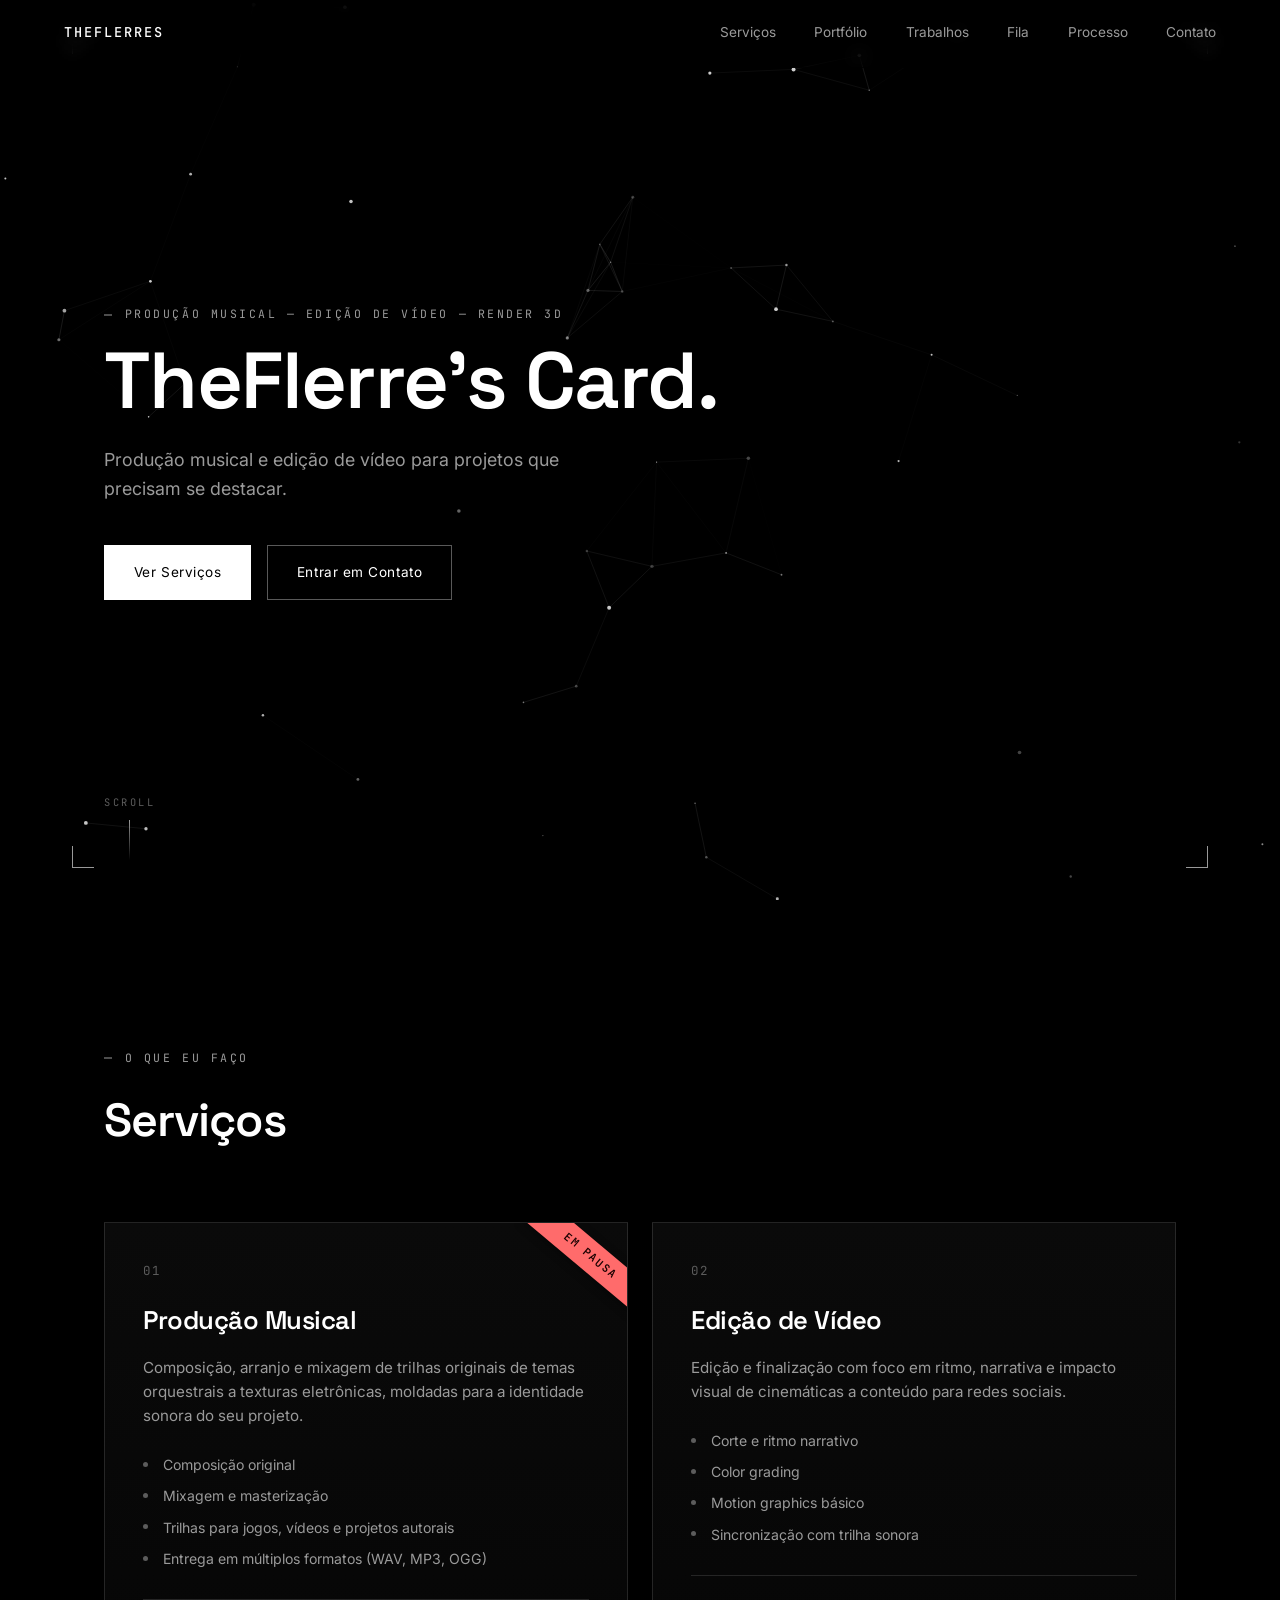
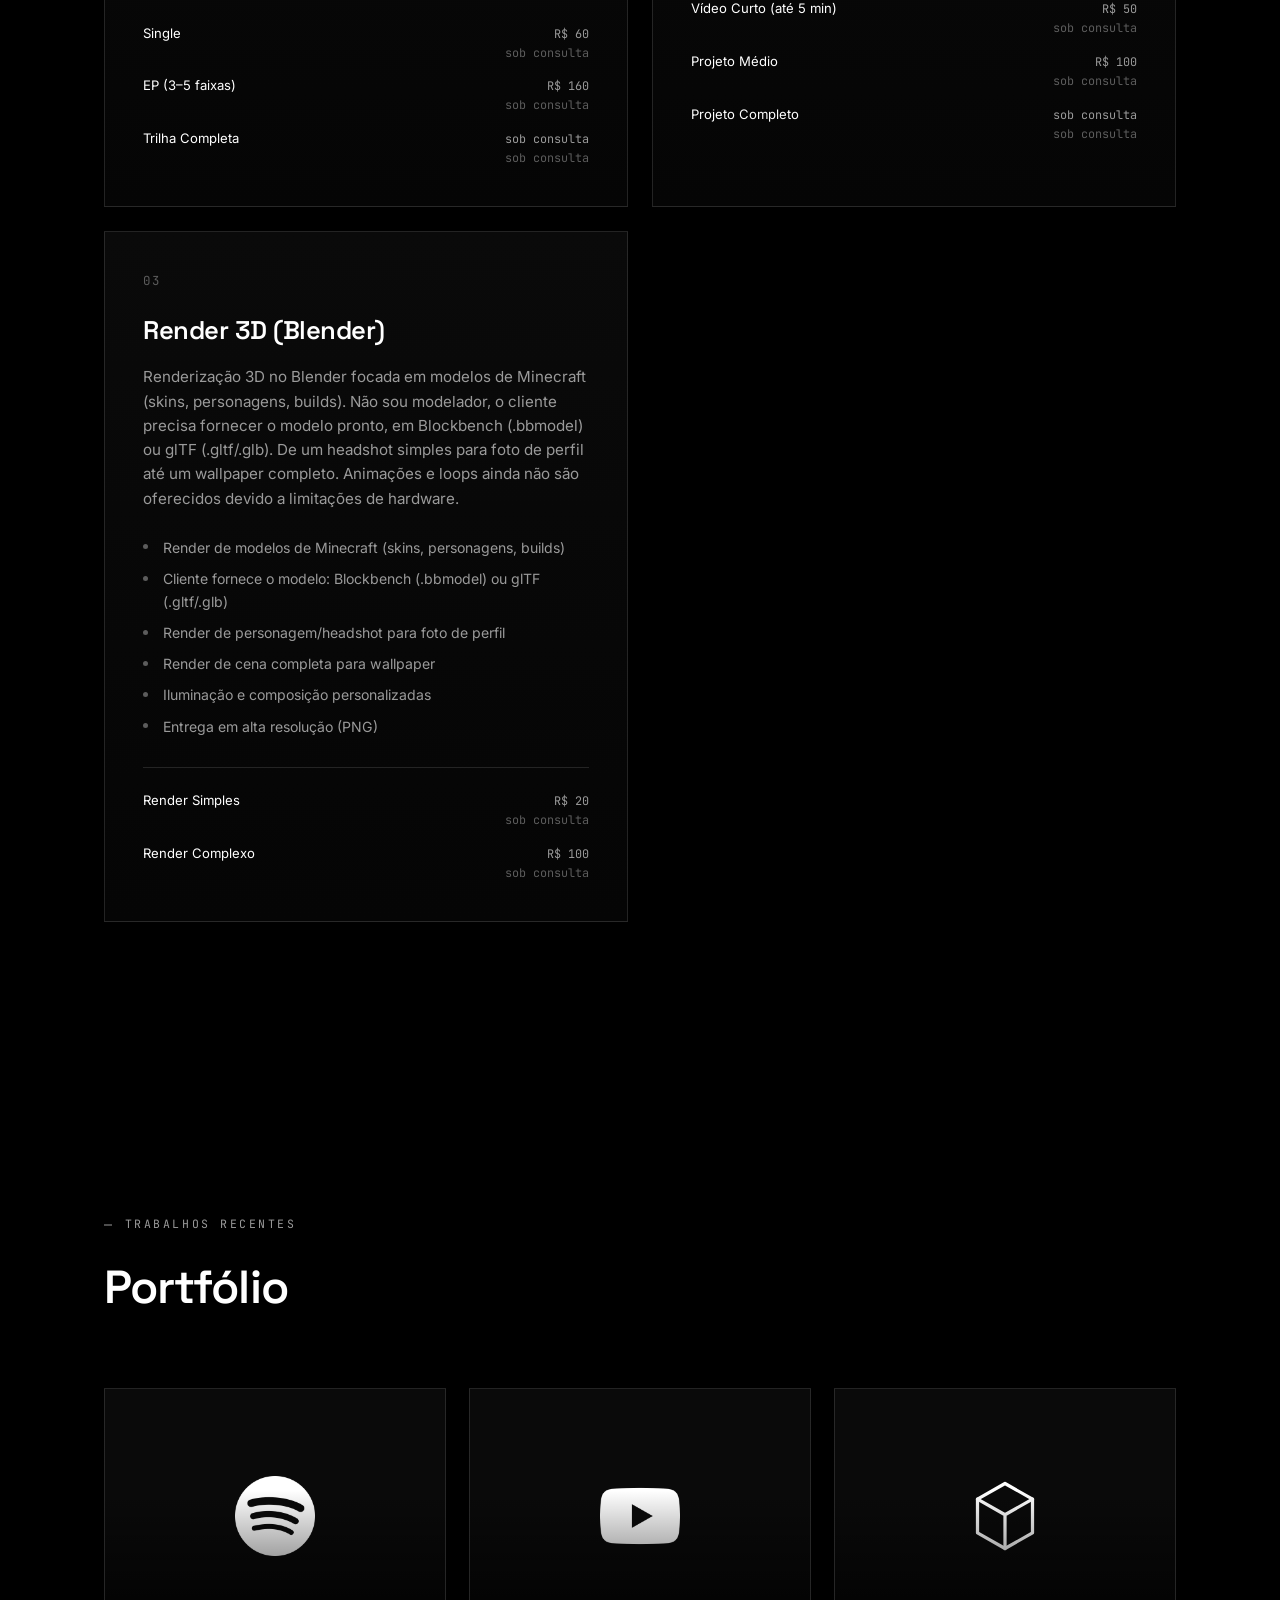
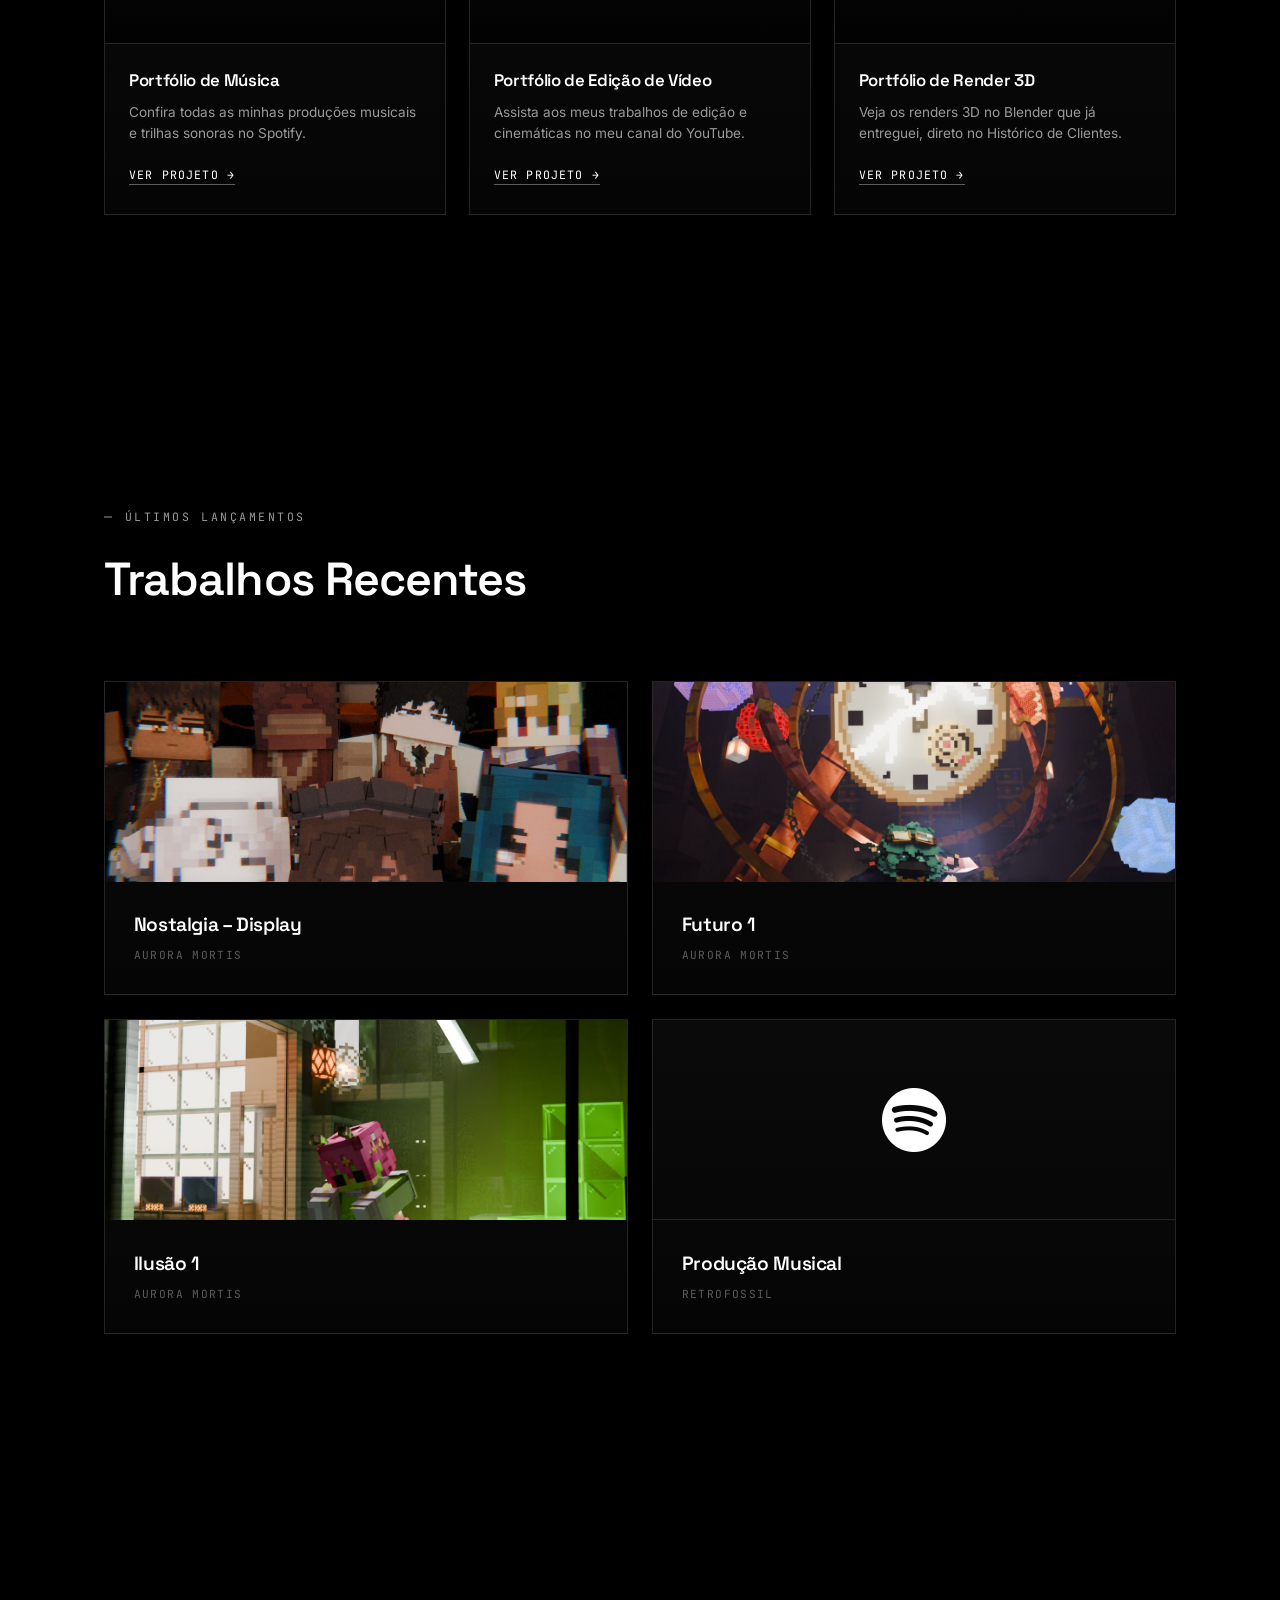
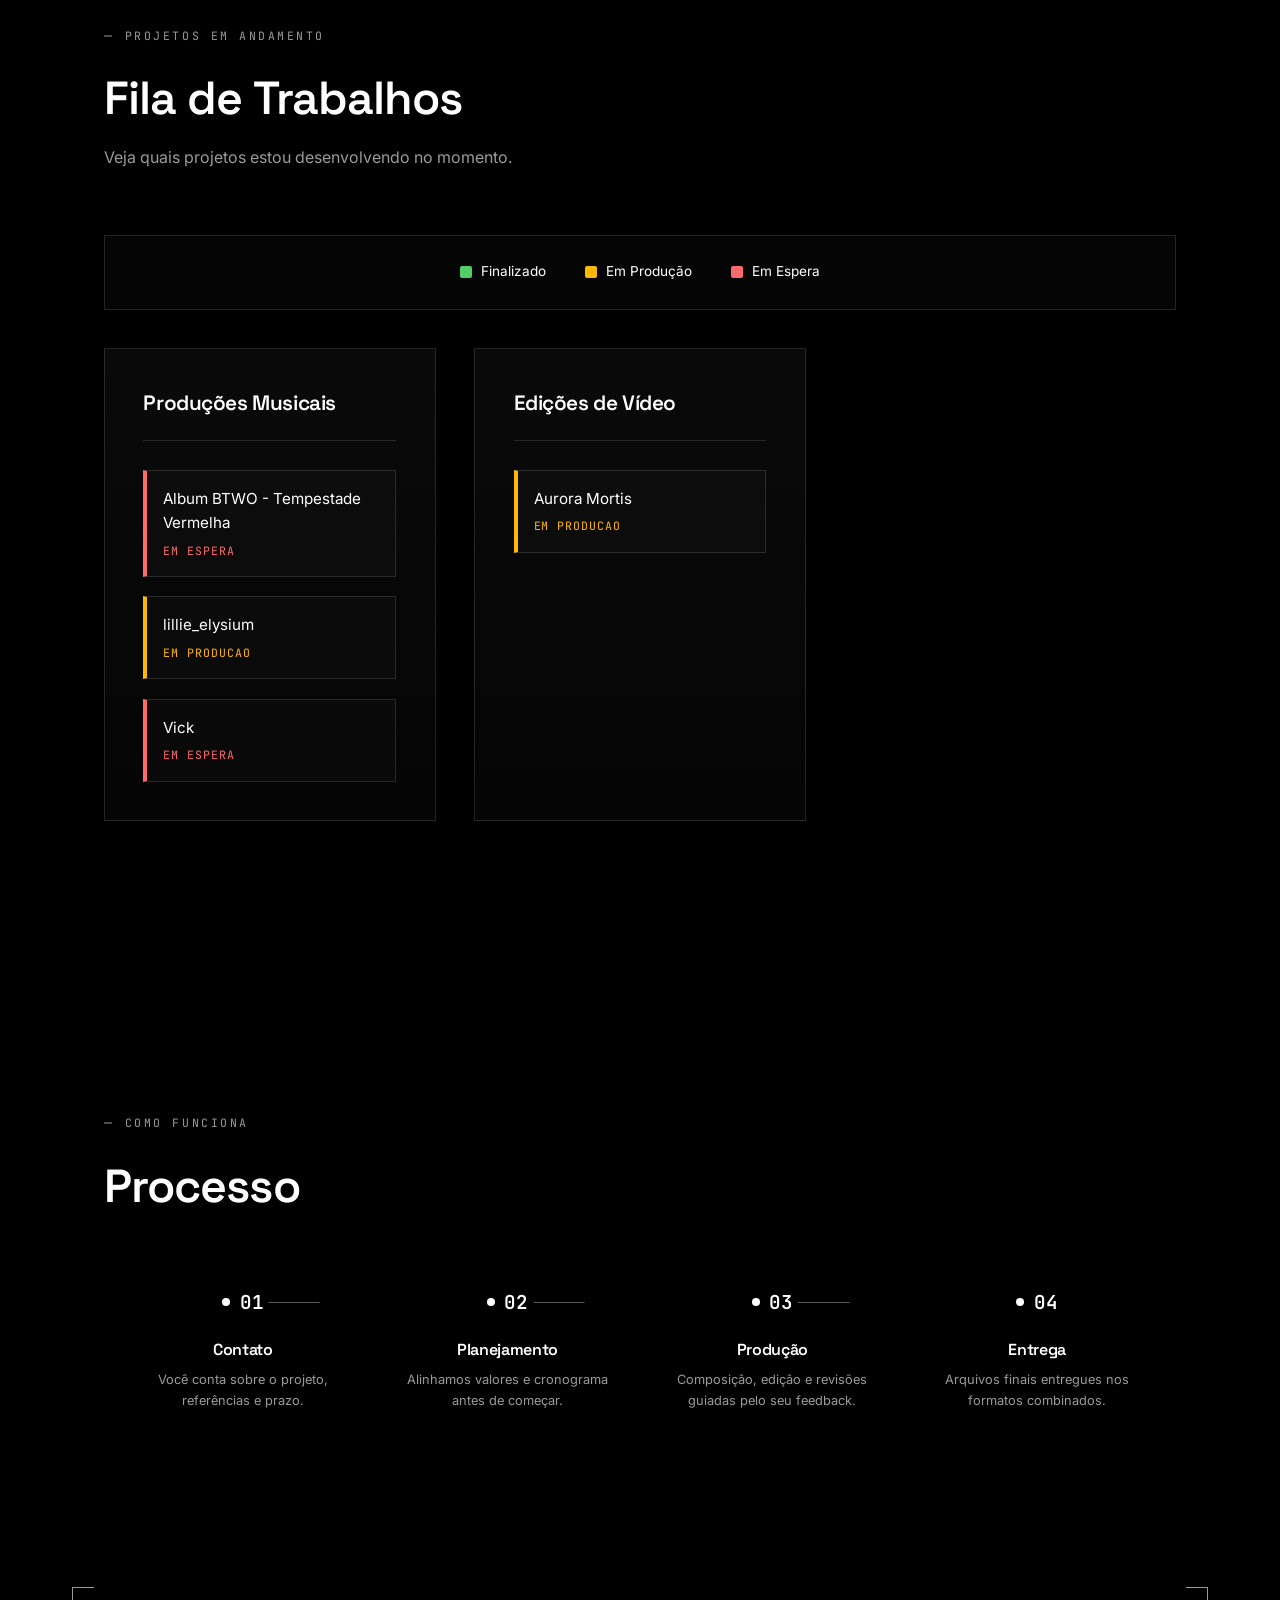
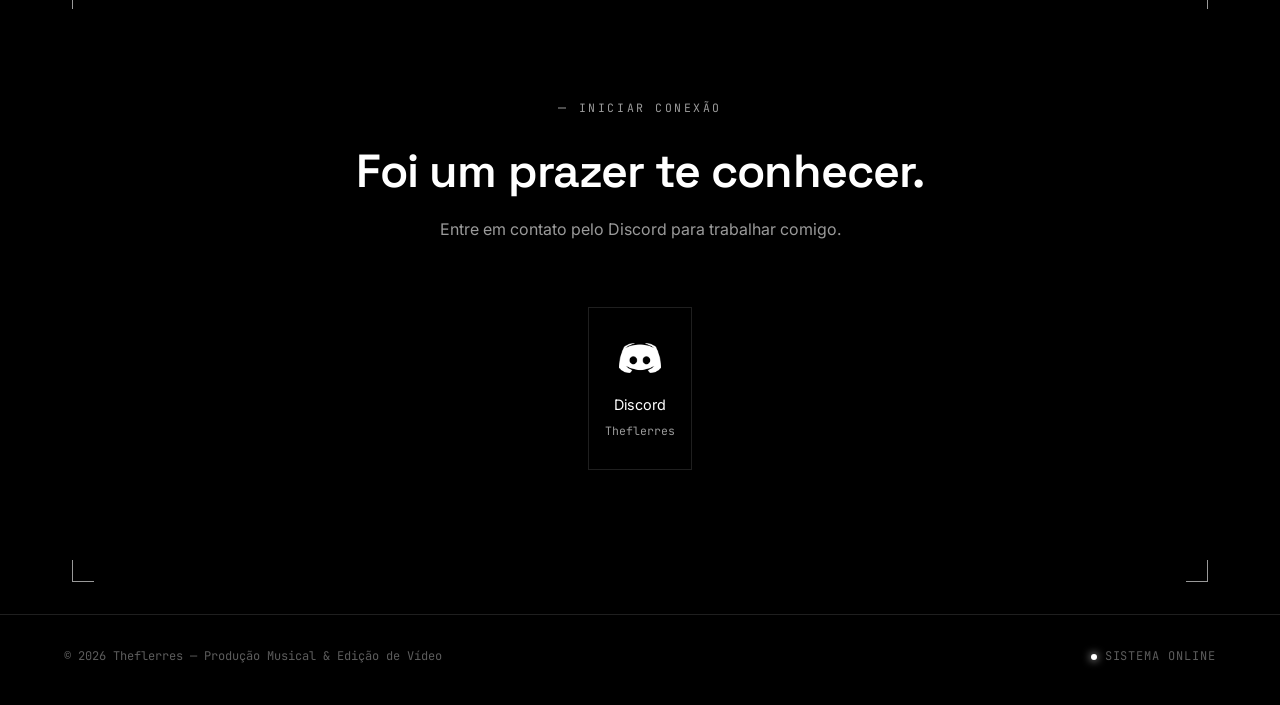
<file: Index.html>
<!DOCTYPE html>
<html lang="pt-BR">
<head>
  <meta charset="UTF-8" />
  <meta name="viewport" content="width=device-width, initial-scale=1.0" />

  <!-- ==========================================================
       SEO BÁSICO
       Os textos abaixo são preenchidos automaticamente a partir
       de config.js pelo script.js (ver função applySEO()).
       Os valores aqui servem de fallback caso o JS não carregue.
  =========================================================== -->
  <title>Theflerres — Produção Musical & Edição de Vídeo</title>
  <meta name="description" content="Produção musical e edição de vídeo para projetos que precisam se destacar." />
  <meta name="keywords" content="produção musical, edição de vídeo, trilha sonora, freelancer" />
  <meta name="author" content="Theflerres" />
  <meta name="theme-color" content="#000000" />

  <!-- Open Graph -->
  <meta property="og:type" content="website" />
  <meta property="og:title" content="Theflerres — Produção Musical & Edição de Vídeo" />
  <meta property="og:description" content="Produção musical e edição de vídeo para projetos que precisam se destacar." />

  <link rel="icon" href="data:,">

  <!-- Fontes: display geométrica, corpo neutro, mono para elementos HUD -->
  <link rel="preconnect" href="https://fonts.googleapis.com">
  <link rel="preconnect" href="https://fonts.gstatic.com" crossorigin>
  <link href="https://fonts.googleapis.com/css2?family=Space+Grotesk:wght@400;500;600;700&family=Inter:wght@400;500;600&family=JetBrains+Mono:wght@400;500&display=swap" rel="stylesheet">

  <link rel="stylesheet" href="style.css" />
</head>
<body>

  <!-- ==========================================================
       INTRO / LOADER
       Animação de scanner LiDAR formando uma rede de pontos
       antes da interface principal aparecer (~2s).
  =========================================================== -->
  <div id="intro" aria-hidden="true">
    <canvas id="intro-canvas"></canvas>
    <div class="intro-label">
      <span class="intro-dot"></span>
      <span id="intro-text">INICIALIZANDO SCANNER</span>
    </div>
  </div>

  <!-- ==========================================================
       CAMADA AMBIENTE — rede de partículas + varredura LiDAR
       Fica fixa atrás de todo o conteúdo.
  =========================================================== -->
  <canvas id="bg-canvas" aria-hidden="true"></canvas>
  <div id="scan-beam" aria-hidden="true"></div>

  <!-- ==========================================================
       NAVEGAÇÃO
  =========================================================== -->
  <header class="nav" id="nav">
    <a href="#top" class="nav-logo" id="nav-logo">THEFLERRES</a>

    <nav class="nav-links" id="nav-links">
      <a href="#servicos">Serviços</a>
      <a href="#portfolio">Portfólio</a>
      <a href="#trabalhos">Trabalhos</a>
      <a href="#fila">Fila</a>
      <a href="#processo">Processo</a>
      <a href="#contato">Contato</a>
    </nav>

    <button class="nav-toggle" id="nav-toggle" aria-label="Abrir menu" aria-expanded="false">
      <span></span><span></span><span></span>
    </button>
  </header>

  <main id="top">

    <!-- ========================================================
         1. HERO
    ========================================================= -->
    <section class="hero" id="hero">
      <div class="corner-frame" aria-hidden="true">
        <span class="corner tl"></span><span class="corner tr"></span>
        <span class="corner bl"></span><span class="corner br"></span>
      </div>

      <div class="hero-content reveal" data-reveal>
        <p class="eyebrow mono" id="hero-eyebrow">PRODUÇÃO MUSICAL — EDIÇÃO DE VÍDEO</p>
        <h1 class="hero-title" id="hero-title">Transformando ideias em som e imagem.</h1>
        <p class="hero-subtitle" id="hero-subtitle">
          Produção musical e edição de vídeo para projetos que precisam se destacar.
        </p>
        <div class="hero-actions">
          <a href="#servicos" class="btn btn-primary" id="hero-btn-primary">Ver Serviços</a>
          <a href="#contato" class="btn btn-ghost" id="hero-btn-secondary">Entrar em Contato</a>
        </div>
      </div>

      <div class="scroll-hint mono" aria-hidden="true">
        <span>SCROLL</span>
        <div class="scroll-line"></div>
      </div>
    </section>

    <!-- ========================================================
         2. SERVIÇOS
    ========================================================= -->
    <section class="section" id="servicos">
      <div class="section-head reveal" data-reveal>
        <p class="eyebrow mono">O QUE EU FAÇO</p>
        <h2>Serviços</h2>
      </div>

      <div class="services-grid" id="services-grid">
        <!-- Cards gerados dinamicamente via script.js a partir de SITE_CONFIG.servicos -->
      </div>
    </section>

    <!-- ========================================================
         3. PORTFÓLIO
    ========================================================= -->
    <section class="section" id="portfolio">
      <div class="section-head reveal" data-reveal>
        <p class="eyebrow mono">TRABALHOS RECENTES</p>
        <h2>Portfólio</h2>
      </div>

      <div class="portfolio-grid" id="portfolio-grid">
        <!-- Itens gerados dinamicamente via script.js a partir de SITE_CONFIG.portfolio -->
      </div>
    </section>

    <!-- ========================================================
         3B. TRABALHOS RECENTES
    ========================================================= -->
    <section class="section" id="trabalhos">
      <div class="section-head reveal" data-reveal>
        <p class="eyebrow mono">ÚLTIMOS LANÇAMENTOS</p>
        <h2>Trabalhos Recentes</h2>
      </div>

      <div class="recent-works-grid" id="recent-works-grid">
        <!-- Itens gerados dinamicamente via script.js a partir de SITE_CONFIG.trabalhosRecentes -->
      </div>
    </section>

    <!-- ========================================================
         3C. FILA / LISTA DE ESPERA
    ========================================================= -->
    <section class="section" id="fila">
      <div class="section-head reveal" data-reveal>
        <p class="eyebrow mono" id="fila-eyebrow">PROJETOS EM ANDAMENTO</p>
        <h2 id="fila-title">Fila de Trabalhos</h2>
        <p class="contact-subtitle" id="fila-subtitle"></p>
      </div>

      <div class="fila-legenda">
        <div class="fila-legenda-item">
          <span class="fila-legenda-color" style="background-color: #51CF66;"></span>
          <span>Finalizado</span>
        </div>
        <div class="fila-legenda-item">
          <span class="fila-legenda-color" style="background-color: #FFB800;"></span>
          <span>Em Produção</span>
        </div>
        <div class="fila-legenda-item">
          <span class="fila-legenda-color" style="background-color: #FF6B6B;"></span>
          <span>Em Espera</span>
        </div>
      </div>

      <div class="fila-container reveal" data-reveal>
        <div class="fila-column">
          <h3 class="fila-column-title">Produções Musicais</h3>
          <div class="fila-list" id="fila-music">
            <!-- Itens gerados dinamicamente -->
          </div>
        </div>
        <div class="fila-column">
          <h3 class="fila-column-title">Edições de Vídeo</h3>
          <div class="fila-list" id="fila-video">
            <!-- Itens gerados dinamicamente -->
          </div>
        </div>
      </div>
    </section>

    <!-- ========================================================
         4. PROCESSO
    ========================================================= -->
    <section class="section" id="processo">
      <div class="section-head reveal" data-reveal>
        <p class="eyebrow mono">COMO FUNCIONA</p>
        <h2>Processo</h2>
      </div>

      <div class="process-track" id="process-track">
        <!-- Etapas geradas dinamicamente via script.js a partir de SITE_CONFIG.processo -->
      </div>
    </section>

    <!-- ========================================================
         5. CONTATO
    ========================================================= -->
    <section class="section section-contact" id="contato">
      <div class="corner-frame" aria-hidden="true">
        <span class="corner tl"></span><span class="corner tr"></span>
        <span class="corner bl"></span><span class="corner br"></span>
      </div>

      <div class="section-head reveal" data-reveal>
        <p class="eyebrow mono" id="contact-eyebrow">INICIAR CONEXÃO</p>
        <h2 id="contact-title">Vamos criar algo memorável.</h2>
        <p class="contact-subtitle" id="contact-subtitle"></p>
      </div>

      <div class="contact-grid reveal" id="contact-grid" data-reveal>
        <!-- Links gerados dinamicamente via script.js a partir de SITE_CONFIG.contato -->
      </div>
    </section>

  </main>

  <footer class="footer">
    <p id="footer-text" class="mono"></p>
    <p class="footer-status mono"><span class="pulse-dot"></span> SISTEMA ONLINE</p>
  </footer>

  <noscript>
    <div style="padding:2rem;color:#fff;background:#000;font-family:sans-serif;">
      Este site utiliza JavaScript para exibir seu conteúdo (serviços, portfólio e contato).
      Por favor, habilite o JavaScript no seu navegador.
    </div>
  </noscript>

  <script src="config.js"></script>
  <script src="script.js"></script>
</body>
</html>
</file>
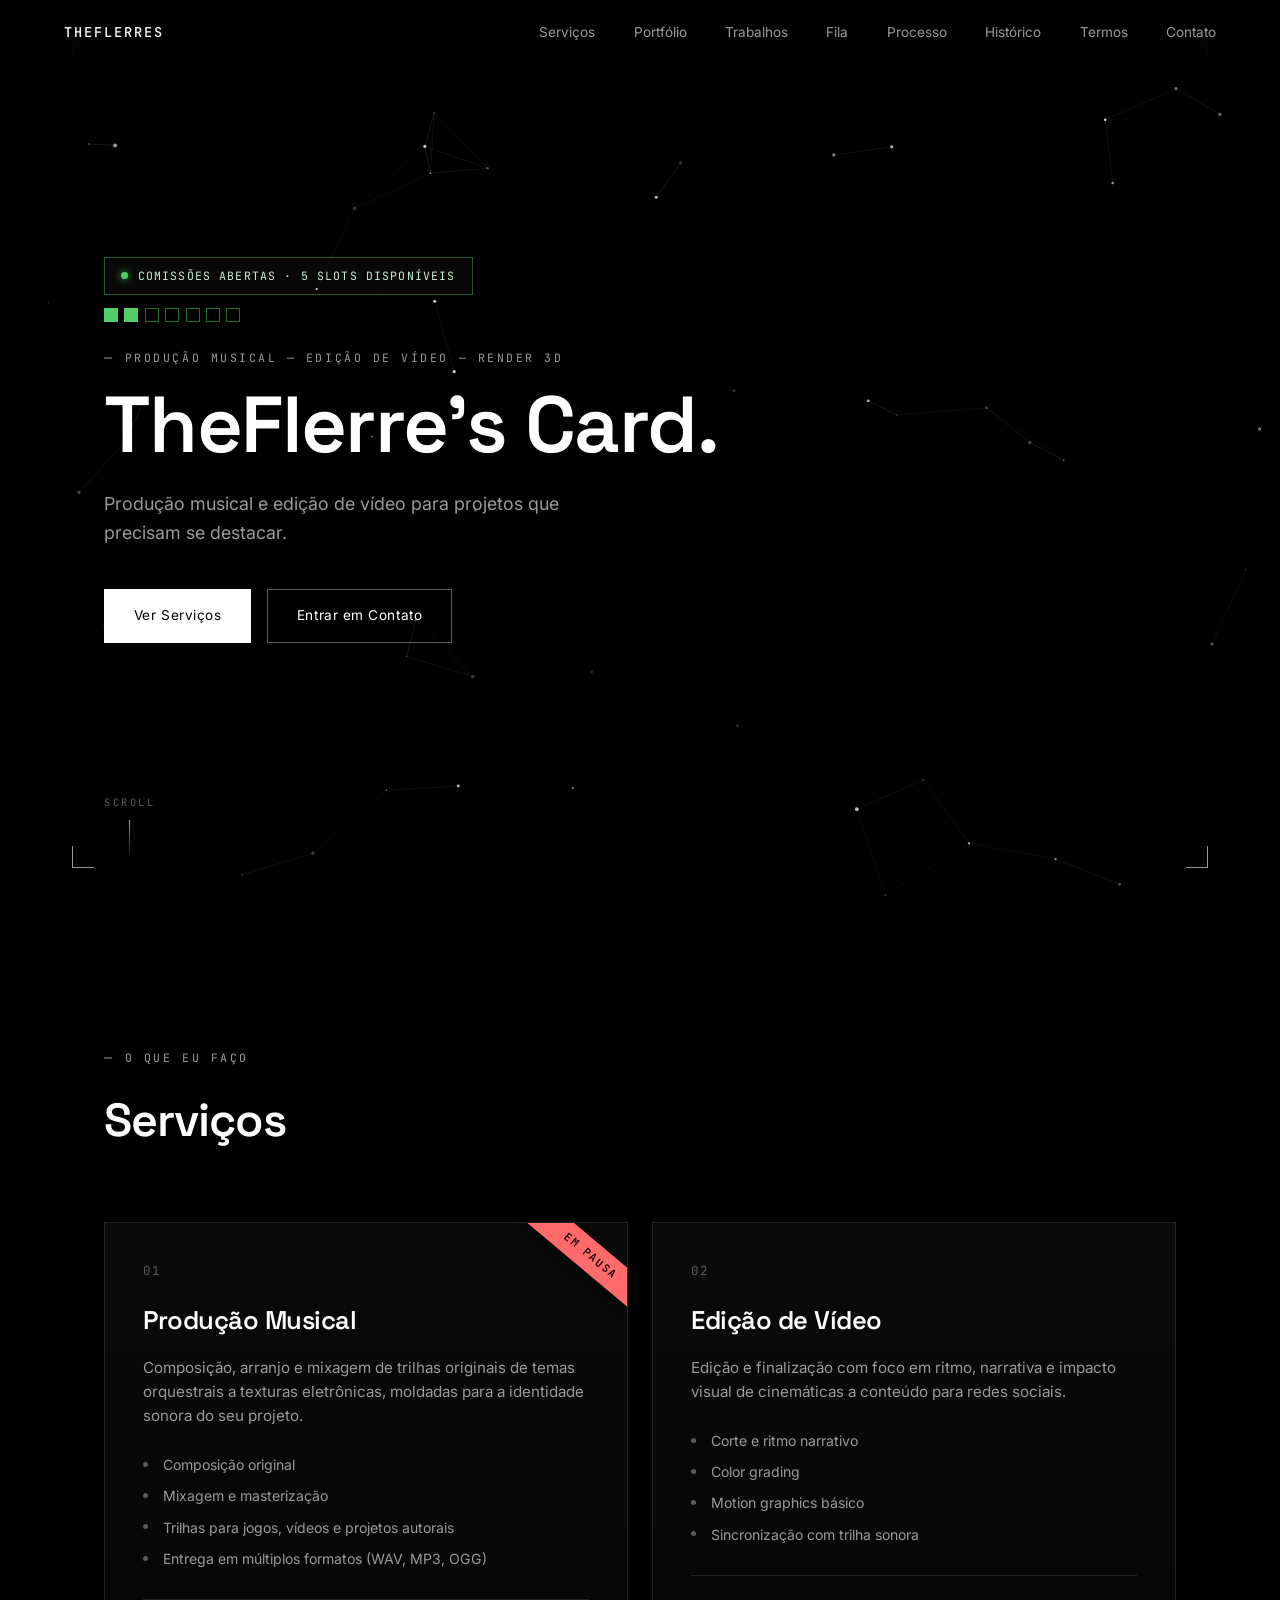
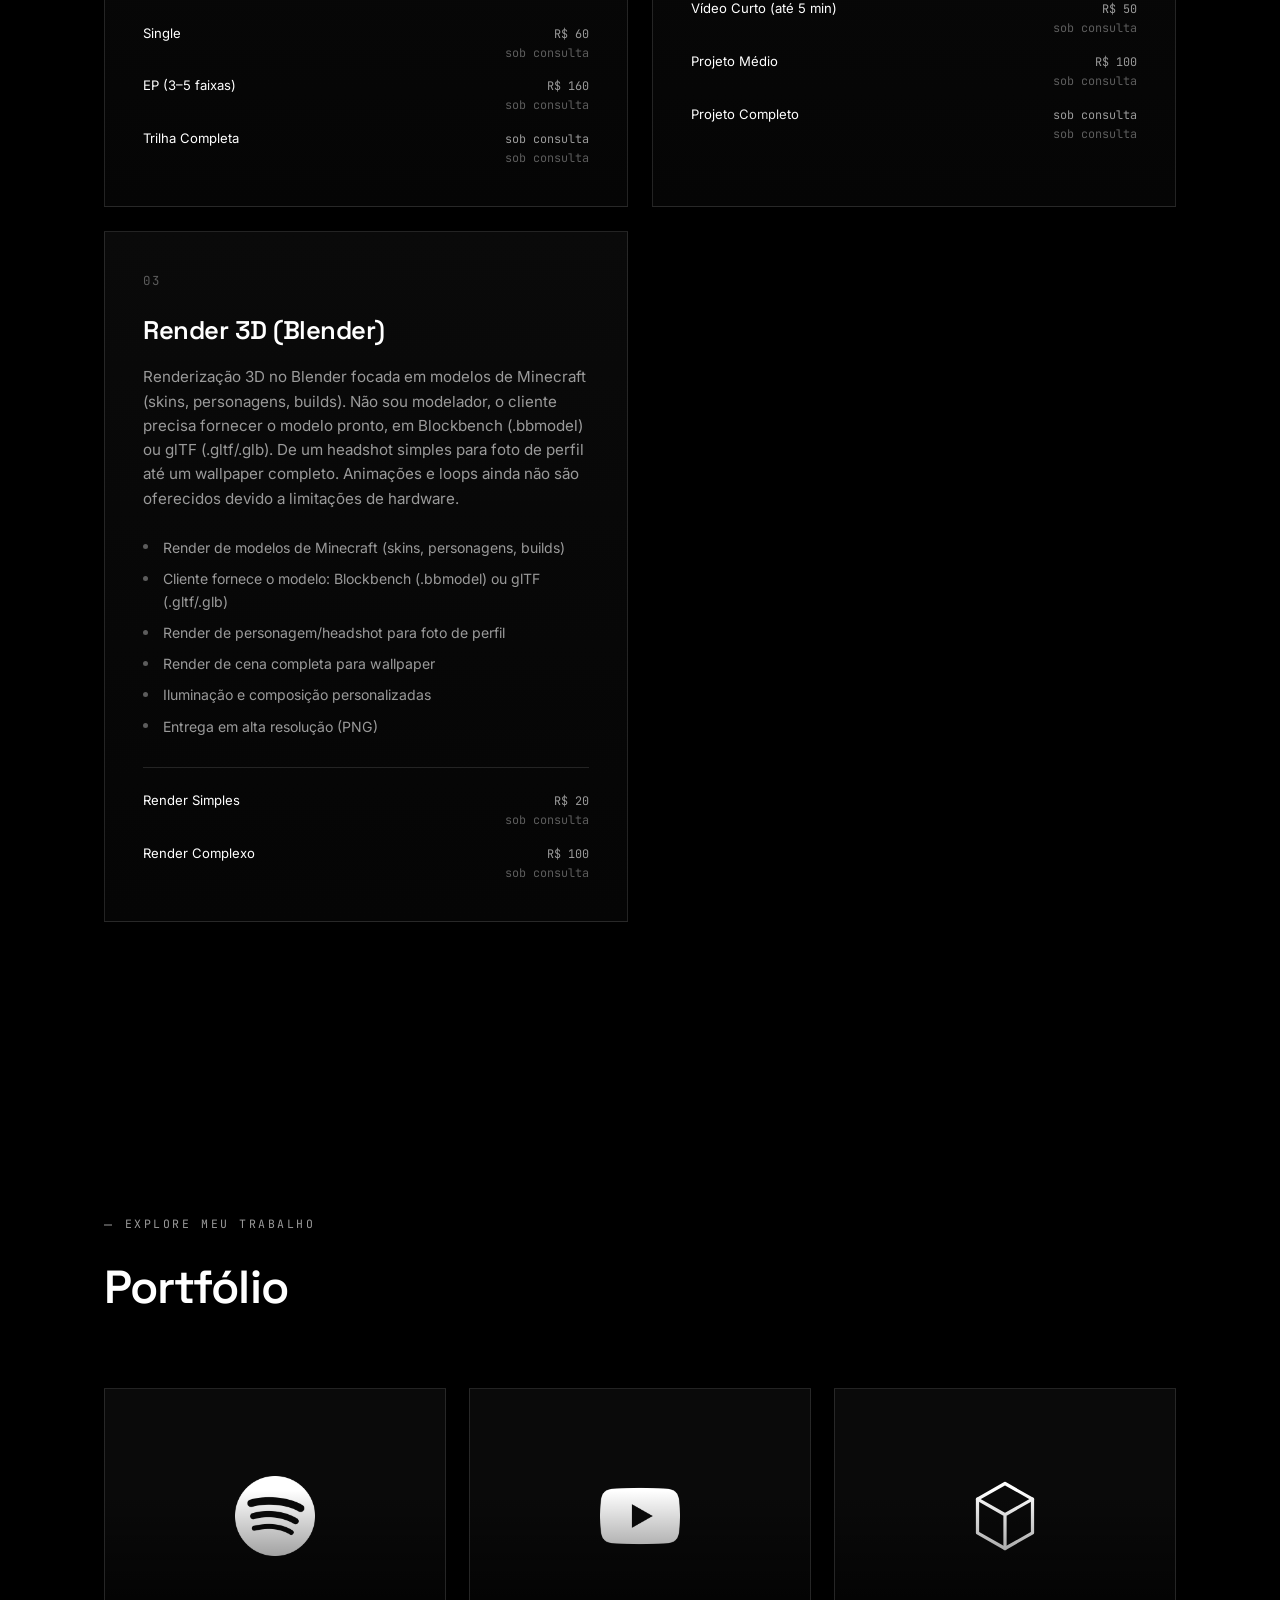
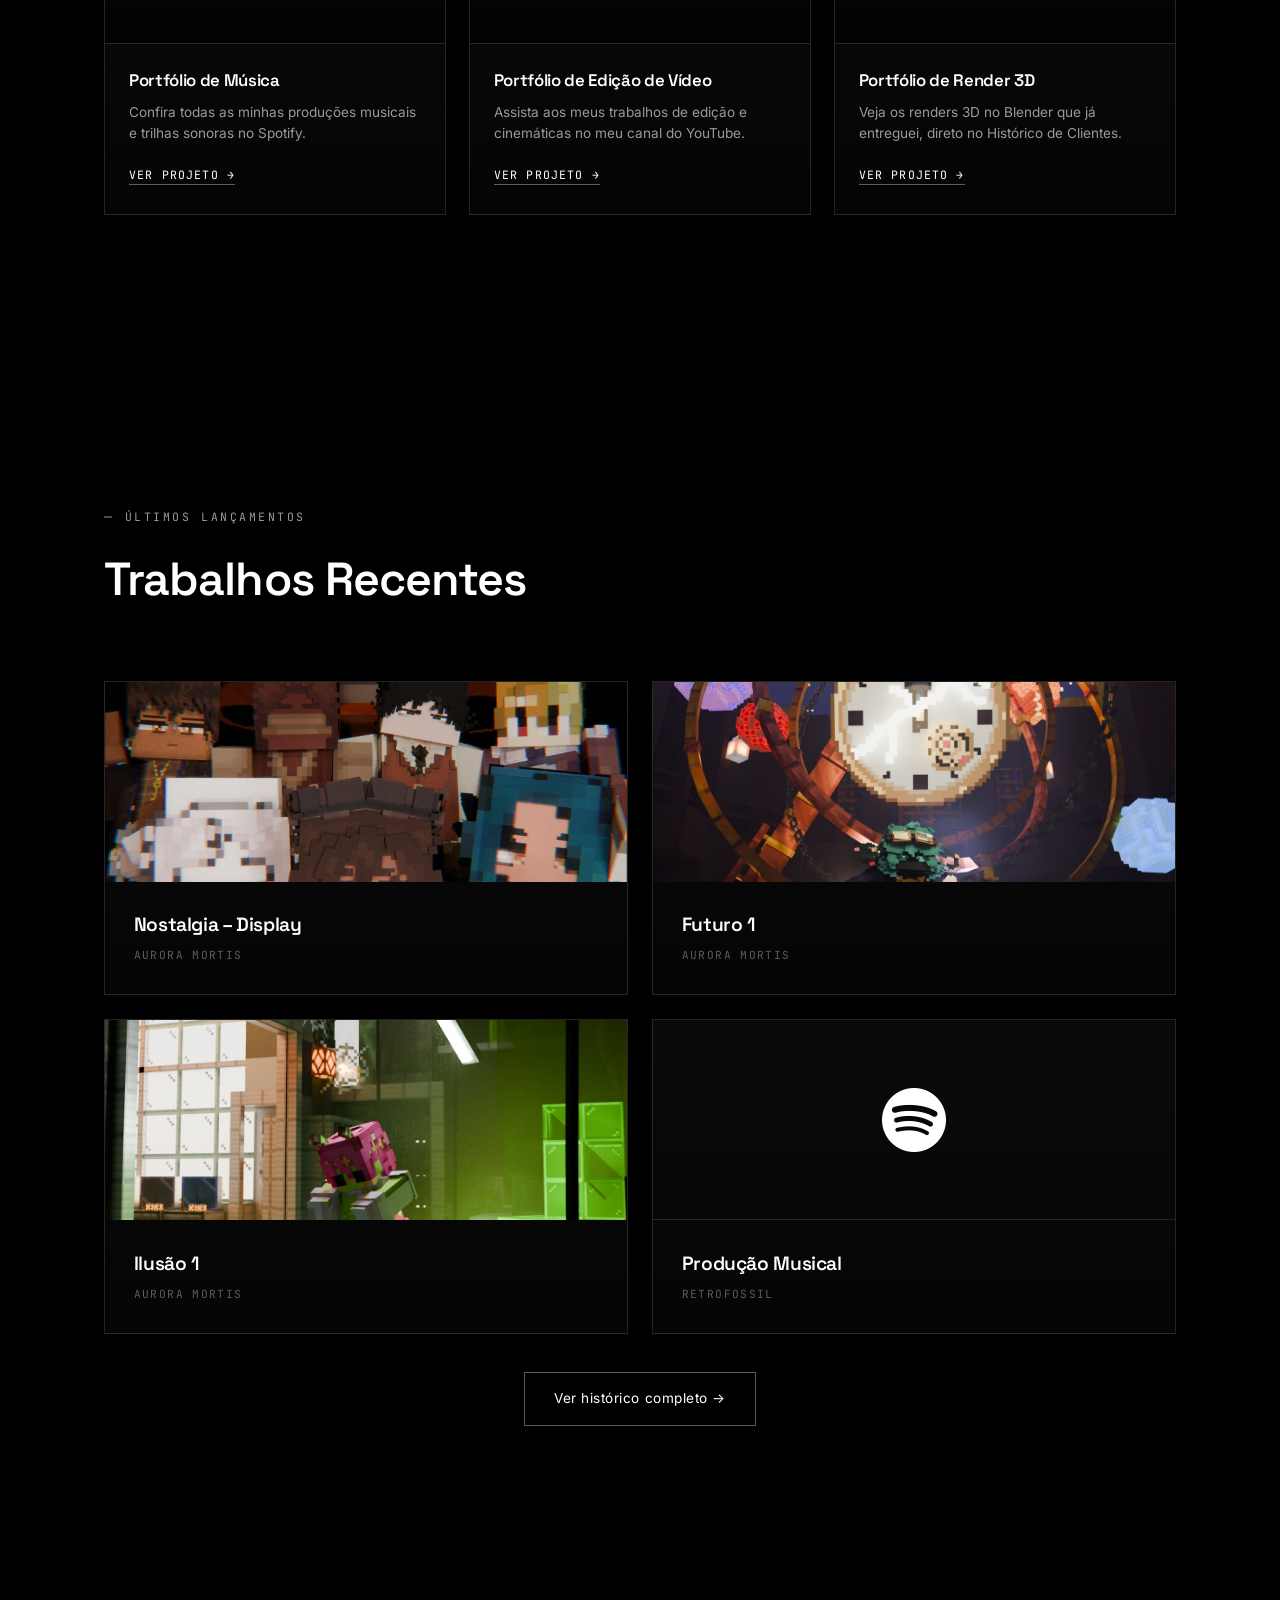
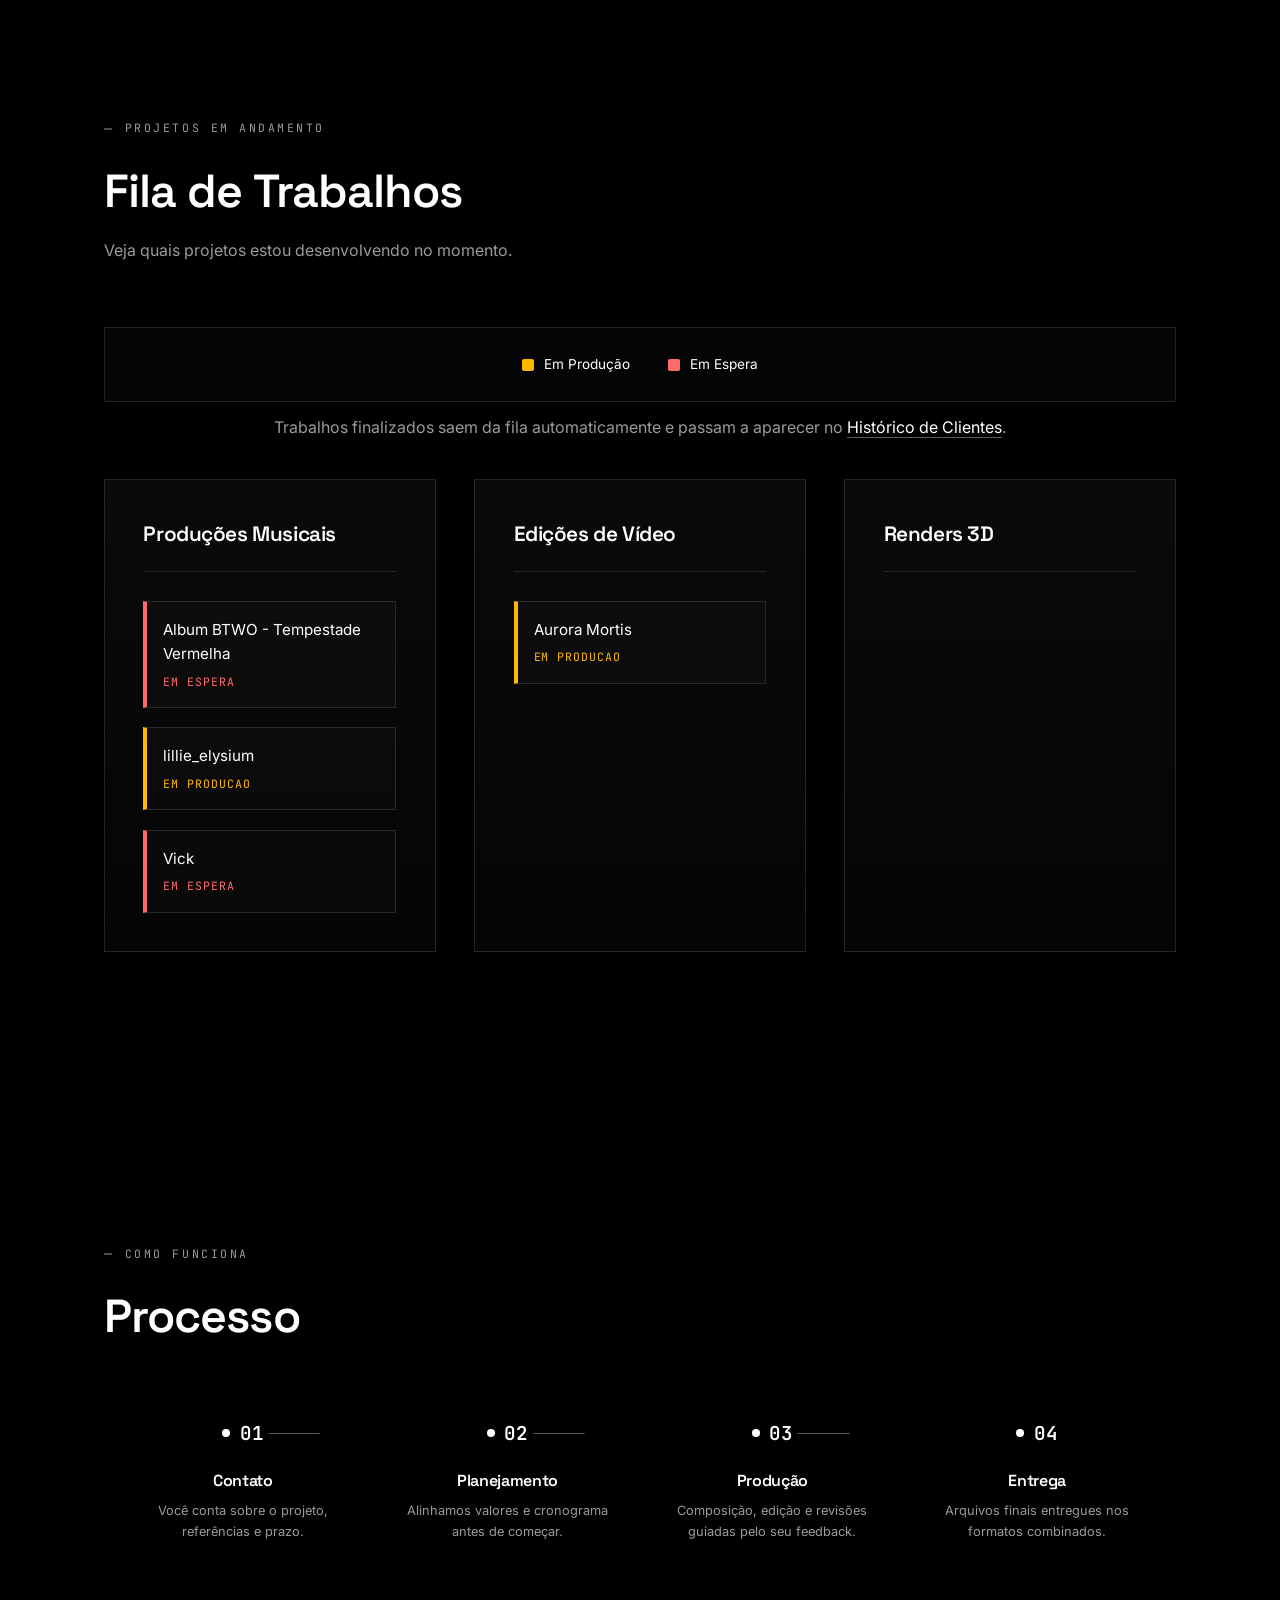
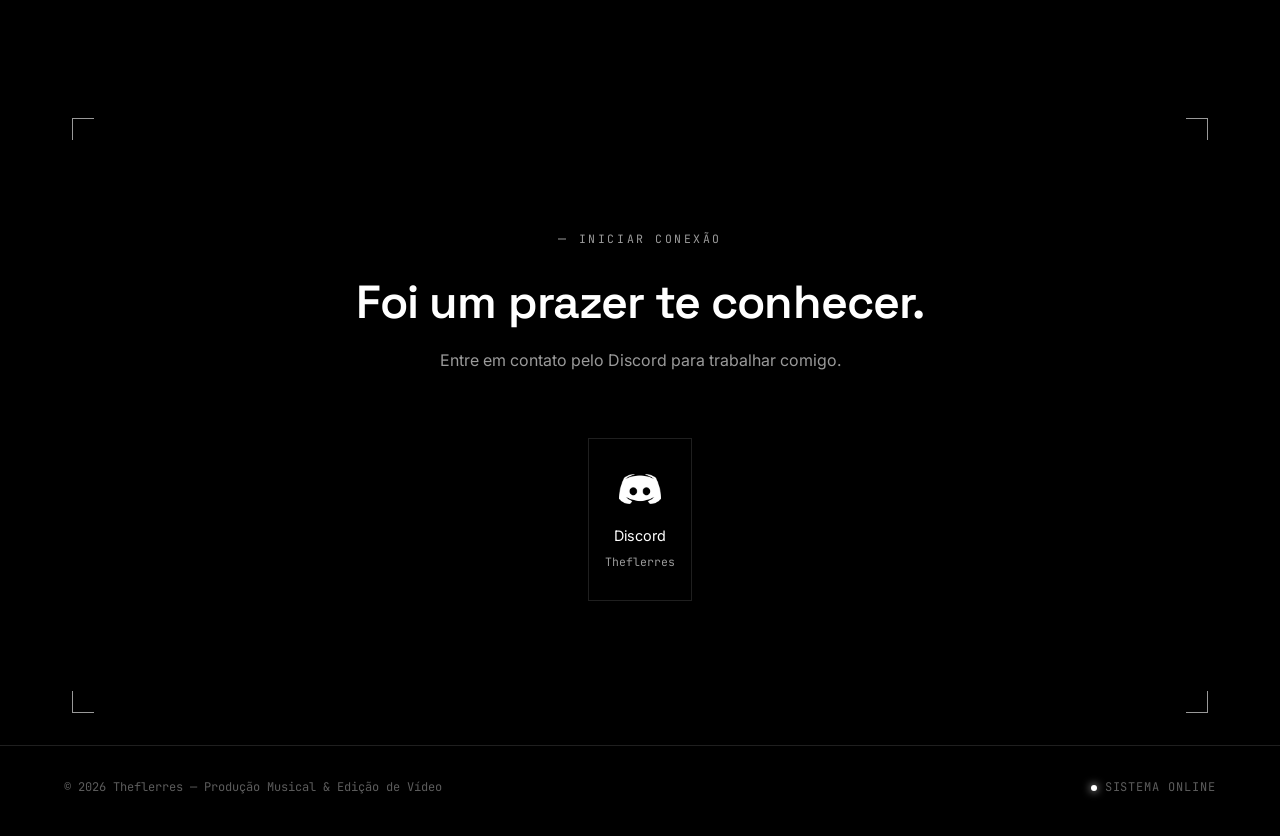
<file: index.html>
<!DOCTYPE html>
<html lang="pt-BR">
<head>
  <meta charset="UTF-8" />
  <meta name="viewport" content="width=device-width, initial-scale=1.0" />

  <!-- ==========================================================
       SEO BÁSICO
       Os textos abaixo são preenchidos automaticamente a partir
       de config.js pelo script.js (ver função applySEO()).
       Os valores aqui servem de fallback caso o JS não carregue.
  =========================================================== -->
  <title>Theflerres — Produção Musical & Edição de Vídeo</title>
  <meta name="description" content="Produção musical e edição de vídeo para projetos que precisam se destacar." />
  <meta name="keywords" content="produção musical, edição de vídeo, trilha sonora, freelancer" />
  <meta name="author" content="Theflerres" />
  <meta name="theme-color" content="#000000" />

  <!-- Open Graph -->
  <meta property="og:type" content="website" />
  <meta property="og:title" content="Theflerres — Produção Musical & Edição de Vídeo" />
  <meta property="og:description" content="Produção musical e edição de vídeo para projetos que precisam se destacar." />

  <link rel="icon" href="data:,">

  <!-- Fontes: display geométrica, corpo neutro, mono para elementos HUD -->
  <link rel="preconnect" href="https://fonts.googleapis.com">
  <link rel="preconnect" href="https://fonts.gstatic.com" crossorigin>
  <link href="https://fonts.googleapis.com/css2?family=Space+Grotesk:wght@400;500;600;700&family=Inter:wght@400;500;600&family=JetBrains+Mono:wght@400;500&display=swap" rel="stylesheet">

  <link rel="stylesheet" href="style.css" />
</head>
<body>

  <!-- ==========================================================
       INTRO / LOADER
       Animação de scanner LiDAR formando uma rede de pontos
       antes da interface principal aparecer (~2s).
  =========================================================== -->
  <div id="intro" aria-hidden="true">
    <canvas id="intro-canvas"></canvas>
    <div class="intro-label">
      <span class="intro-dot"></span>
      <span id="intro-text">INICIALIZANDO SCANNER</span>
    </div>
  </div>

  <!-- ==========================================================
       CAMADA AMBIENTE — rede de partículas + varredura LiDAR
       Fica fixa atrás de todo o conteúdo.
  =========================================================== -->
  <canvas id="bg-canvas" aria-hidden="true"></canvas>
  <div id="scan-beam" aria-hidden="true"></div>

  <!-- ==========================================================
       NAVEGAÇÃO
  =========================================================== -->
  <header class="nav" id="nav">
    <a href="#top" class="nav-logo" id="nav-logo">THEFLERRES</a>

    <nav class="nav-links" id="nav-links">
      <a href="#servicos">Serviços</a>
      <a href="#portfolio">Portfólio</a>
      <a href="#trabalhos">Trabalhos</a>
      <a href="#fila">Fila</a>
      <a href="#processo">Processo</a>
      <a href="historico.html">Histórico</a>
      <a href="termos.html">Termos</a>
      <a href="#contato">Contato</a>
    </nav>

    <button class="nav-toggle" id="nav-toggle" aria-label="Abrir menu" aria-expanded="false">
      <span></span><span></span><span></span>
    </button>
  </header>

  <main id="top">

    <!-- ========================================================
         1. HERO
    ========================================================= -->
    <section class="hero" id="hero">
      <div class="corner-frame" aria-hidden="true">
        <span class="corner tl"></span><span class="corner tr"></span>
        <span class="corner bl"></span><span class="corner br"></span>
      </div>

      <div class="hero-content reveal" data-reveal>
        <div class="commission-badge mono" id="commission-badge" aria-live="polite"></div>
        <div class="commission-slots" id="commission-slots"></div>
        <p class="eyebrow mono" id="hero-eyebrow">PRODUÇÃO MUSICAL&nbsp;— EDIÇÃO DE VÍDEO&nbsp;— RENDER 3D</p>
        <h1 class="hero-title" id="hero-title">Transformando ideias em som e imagem.</h1>
        <p class="hero-subtitle" id="hero-subtitle">
          Produção musical e edição de vídeo para projetos que precisam se destacar.
        </p>
        <div class="hero-actions">
          <a href="#servicos" class="btn btn-primary" id="hero-btn-primary">Ver Serviços</a>
          <a href="#contato" class="btn btn-ghost" id="hero-btn-secondary">Entrar em Contato</a>
        </div>
      </div>

      <div class="scroll-hint mono" aria-hidden="true">
        <span>SCROLL</span>
        <div class="scroll-line"></div>
      </div>
    </section>

    <!-- ========================================================
         2. SERVIÇOS
    ========================================================= -->
    <section class="section" id="servicos">
      <div class="section-head reveal" data-reveal>
        <p class="eyebrow mono">O QUE EU FAÇO</p>
        <h2>Serviços</h2>
      </div>

      <div class="services-grid" id="services-grid">
        <!-- Cards gerados dinamicamente via script.js a partir de SITE_CONFIG.servicos -->
      </div>
    </section>

    <!-- ========================================================
         3. PORTFÓLIO
    ========================================================= -->
    <section class="section" id="portfolio">
      <div class="section-head reveal" data-reveal>
        <p class="eyebrow mono">EXPLORE MEU TRABALHO</p>
        <h2>Portfólio</h2>
      </div>

      <div class="portfolio-grid" id="portfolio-grid">
        <!-- Itens gerados dinamicamente via script.js a partir de SITE_CONFIG.portfolio -->
      </div>
    </section>

    <!-- ========================================================
         3B. TRABALHOS RECENTES
    ========================================================= -->
    <section class="section" id="trabalhos">
      <div class="section-head reveal" data-reveal>
        <p class="eyebrow mono">ÚLTIMOS LANÇAMENTOS</p>
        <h2>Trabalhos Recentes</h2>
      </div>

      <div class="recent-works-grid" id="recent-works-grid">
        <!-- Itens gerados via script.js: trabalhos do Histórico com "recente: true" -->
      </div>

      <div class="recent-works-more">
        <a href="historico.html" class="btn btn-ghost">Ver histórico completo →</a>
      </div>
    </section>

    <!-- ========================================================
         3C. FILA / LISTA DE ESPERA
    ========================================================= -->
    <section class="section" id="fila">
      <div class="section-head reveal" data-reveal>
        <p class="eyebrow mono" id="fila-eyebrow">PROJETOS EM ANDAMENTO</p>
        <h2 id="fila-title">Fila de Trabalhos</h2>
        <p class="contact-subtitle" id="fila-subtitle"></p>
      </div>

      <div class="fila-legenda">
        <div class="fila-legenda-item">
          <span class="fila-legenda-color" style="background-color: #FFB800;"></span>
          <span>Em Produção</span>
        </div>
        <div class="fila-legenda-item">
          <span class="fila-legenda-color" style="background-color: #FF6B6B;"></span>
          <span>Em Espera</span>
        </div>
      </div>
      <p class="contact-subtitle" style="text-align:center; margin-top:-1.6rem; margin-bottom: 2.4rem;">
        Trabalhos finalizados saem da fila automaticamente e passam a aparecer no <a href="historico.html" style="color:var(--fg); border-bottom:1px solid var(--fg-faint);">Histórico de Clientes</a>.
      </p>

      <div class="fila-container reveal" data-reveal>
        <div class="fila-column">
          <h3 class="fila-column-title">Produções Musicais</h3>
          <div class="fila-list" id="fila-music">
            <!-- Itens gerados dinamicamente -->
          </div>
        </div>
        <div class="fila-column">
          <h3 class="fila-column-title">Edições de Vídeo</h3>
          <div class="fila-list" id="fila-video">
            <!-- Itens gerados dinamicamente -->
          </div>
        </div>
        <div class="fila-column">
          <h3 class="fila-column-title">Renders 3D</h3>
          <div class="fila-list" id="fila-render">
            <!-- Itens gerados dinamicamente -->
          </div>
        </div>
      </div>
    </section>

    <!-- ========================================================
         4. PROCESSO
    ========================================================= -->
    <section class="section" id="processo">
      <div class="section-head reveal" data-reveal>
        <p class="eyebrow mono">COMO FUNCIONA</p>
        <h2>Processo</h2>
      </div>

      <div class="process-track" id="process-track">
        <!-- Etapas geradas dinamicamente via script.js a partir de SITE_CONFIG.processo -->
      </div>
    </section>

    <!-- ========================================================
         5. CONTATO
    ========================================================= -->
    <section class="section section-contact" id="contato">
      <div class="corner-frame" aria-hidden="true">
        <span class="corner tl"></span><span class="corner tr"></span>
        <span class="corner bl"></span><span class="corner br"></span>
      </div>

      <div class="section-head reveal" data-reveal>
        <p class="eyebrow mono" id="contact-eyebrow">INICIAR CONEXÃO</p>
        <h2 id="contact-title">Vamos criar algo memorável.</h2>
        <p class="contact-subtitle" id="contact-subtitle"></p>
      </div>

      <div class="contact-grid reveal" id="contact-grid" data-reveal>
        <!-- Links gerados dinamicamente via script.js a partir de SITE_CONFIG.contato -->
      </div>
    </section>

  </main>

  <footer class="footer">
    <p id="footer-text" class="mono"></p>
    <p class="footer-status mono"><span class="pulse-dot"></span> SISTEMA ONLINE</p>
  </footer>

  <noscript>
    <div style="padding:2rem;color:#fff;background:#000;font-family:sans-serif;">
      Este site utiliza JavaScript para exibir seu conteúdo (serviços, portfólio e contato).
      Por favor, habilite o JavaScript no seu navegador.
    </div>
  </noscript>

  <script src="config.js"></script>
  <script src="script.js"></script>
</body>
</html>
</file>
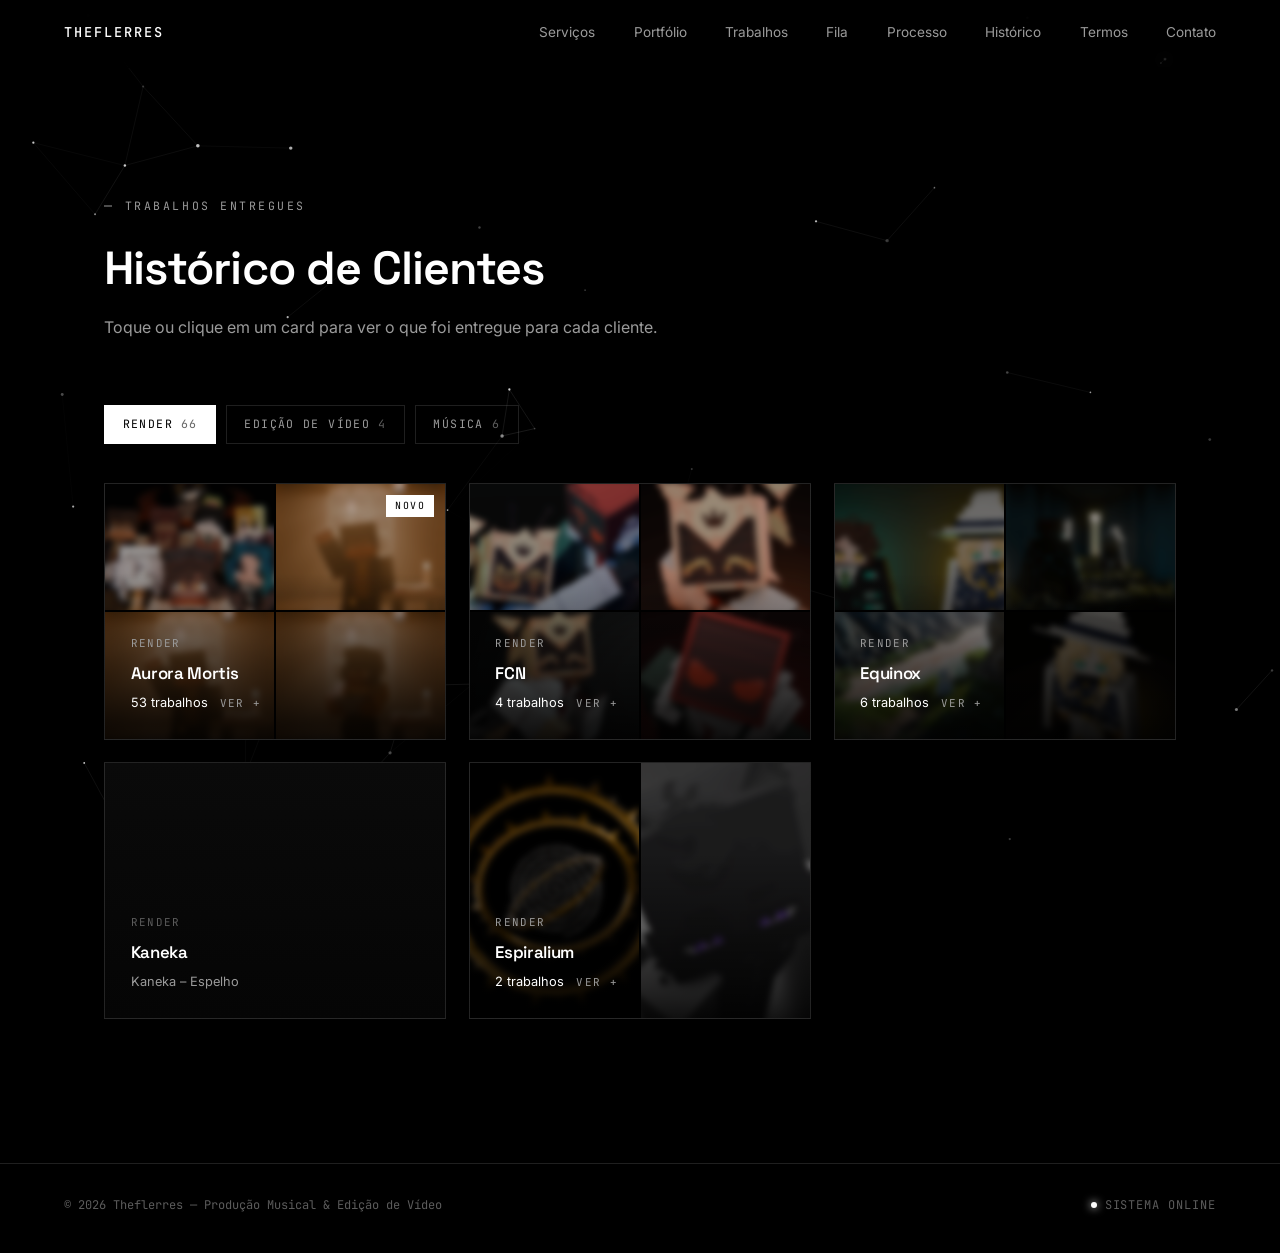
<file: historico.html>
<!DOCTYPE html>
<html lang="pt-BR">
<head>
  <meta charset="UTF-8" />
  <meta name="viewport" content="width=device-width, initial-scale=1.0" />

  <title>Histórico de Clientes — Theflerres</title>
  <meta name="description" content="Trabalhos entregues por Theflerres: produção musical, edição de vídeo e render 3D." />
  <meta name="author" content="Theflerres" />
  <meta name="theme-color" content="#000000" />

  <meta property="og:type" content="website" />
  <meta property="og:title" content="Histórico de Clientes — Theflerres" />
  <meta property="og:description" content="Trabalhos entregues: produção musical, edição de vídeo e render 3D." />

  <link rel="icon" href="data:,">

  <link rel="preconnect" href="https://fonts.googleapis.com">
  <link rel="preconnect" href="https://fonts.gstatic.com" crossorigin>
  <link href="https://fonts.googleapis.com/css2?family=Space+Grotesk:wght@400;500;600;700&family=Inter:wght@400;500;600&family=JetBrains+Mono:wght@400;500&display=swap" rel="stylesheet">

  <link rel="stylesheet" href="style.css" />
</head>
<body>

  <div id="intro" aria-hidden="true">
    <canvas id="intro-canvas"></canvas>
    <div class="intro-label">
      <span class="intro-dot"></span>
      <span id="intro-text">INICIALIZANDO SCANNER</span>
    </div>
  </div>

  <canvas id="bg-canvas" aria-hidden="true"></canvas>
  <div id="scan-beam" aria-hidden="true"></div>

  <header class="nav" id="nav">
    <a href="index.html" class="nav-logo" id="nav-logo">THEFLERRES</a>

    <nav class="nav-links" id="nav-links">
      <a href="index.html#servicos">Serviços</a>
      <a href="index.html#portfolio">Portfólio</a>
      <a href="index.html#trabalhos">Trabalhos</a>
      <a href="index.html#fila">Fila</a>
      <a href="index.html#processo">Processo</a>
      <a href="historico.html">Histórico</a>
      <a href="termos.html">Termos</a>
      <a href="index.html#contato">Contato</a>
    </nav>

    <button class="nav-toggle" id="nav-toggle" aria-label="Abrir menu" aria-expanded="false">
      <span></span><span></span><span></span>
    </button>
  </header>

  <main id="top">
    <section class="section" style="padding-top: clamp(8rem, 16vw, 12rem);" id="historico">
      <div class="section-head reveal" data-reveal>
        <p class="eyebrow mono" id="historico-eyebrow">TRABALHOS ENTREGUES</p>
        <h2 id="historico-title">Histórico de Clientes</h2>
        <p class="contact-subtitle" id="historico-subtitle"></p>
      </div>

      <div class="historico-tabs" id="historico-tabs" role="tablist" aria-label="Filtrar por tipo de trabalho">
        <!-- Abas geradas dinamicamente via script.js a partir de SITE_CONFIG.historico.tipoLabels -->
      </div>

      <div class="client-history-grid" id="client-history-grid">
        <!-- Cards gerados dinamicamente via script.js a partir de SITE_CONFIG.historico -->
      </div>
    </section>
  </main>

  <footer class="footer">
    <p id="footer-text" class="mono"></p>
    <p class="footer-status mono"><span class="pulse-dot"></span> SISTEMA ONLINE</p>
  </footer>

  <noscript>
    <div style="padding:2rem;color:#fff;background:#000;font-family:sans-serif;">
      Este site utiliza JavaScript para exibir seu conteúdo.
      Por favor, habilite o JavaScript no seu navegador.
    </div>
  </noscript>

  <script src="config.js"></script>
  <script src="script.js"></script>
</body>
</html>
</file>
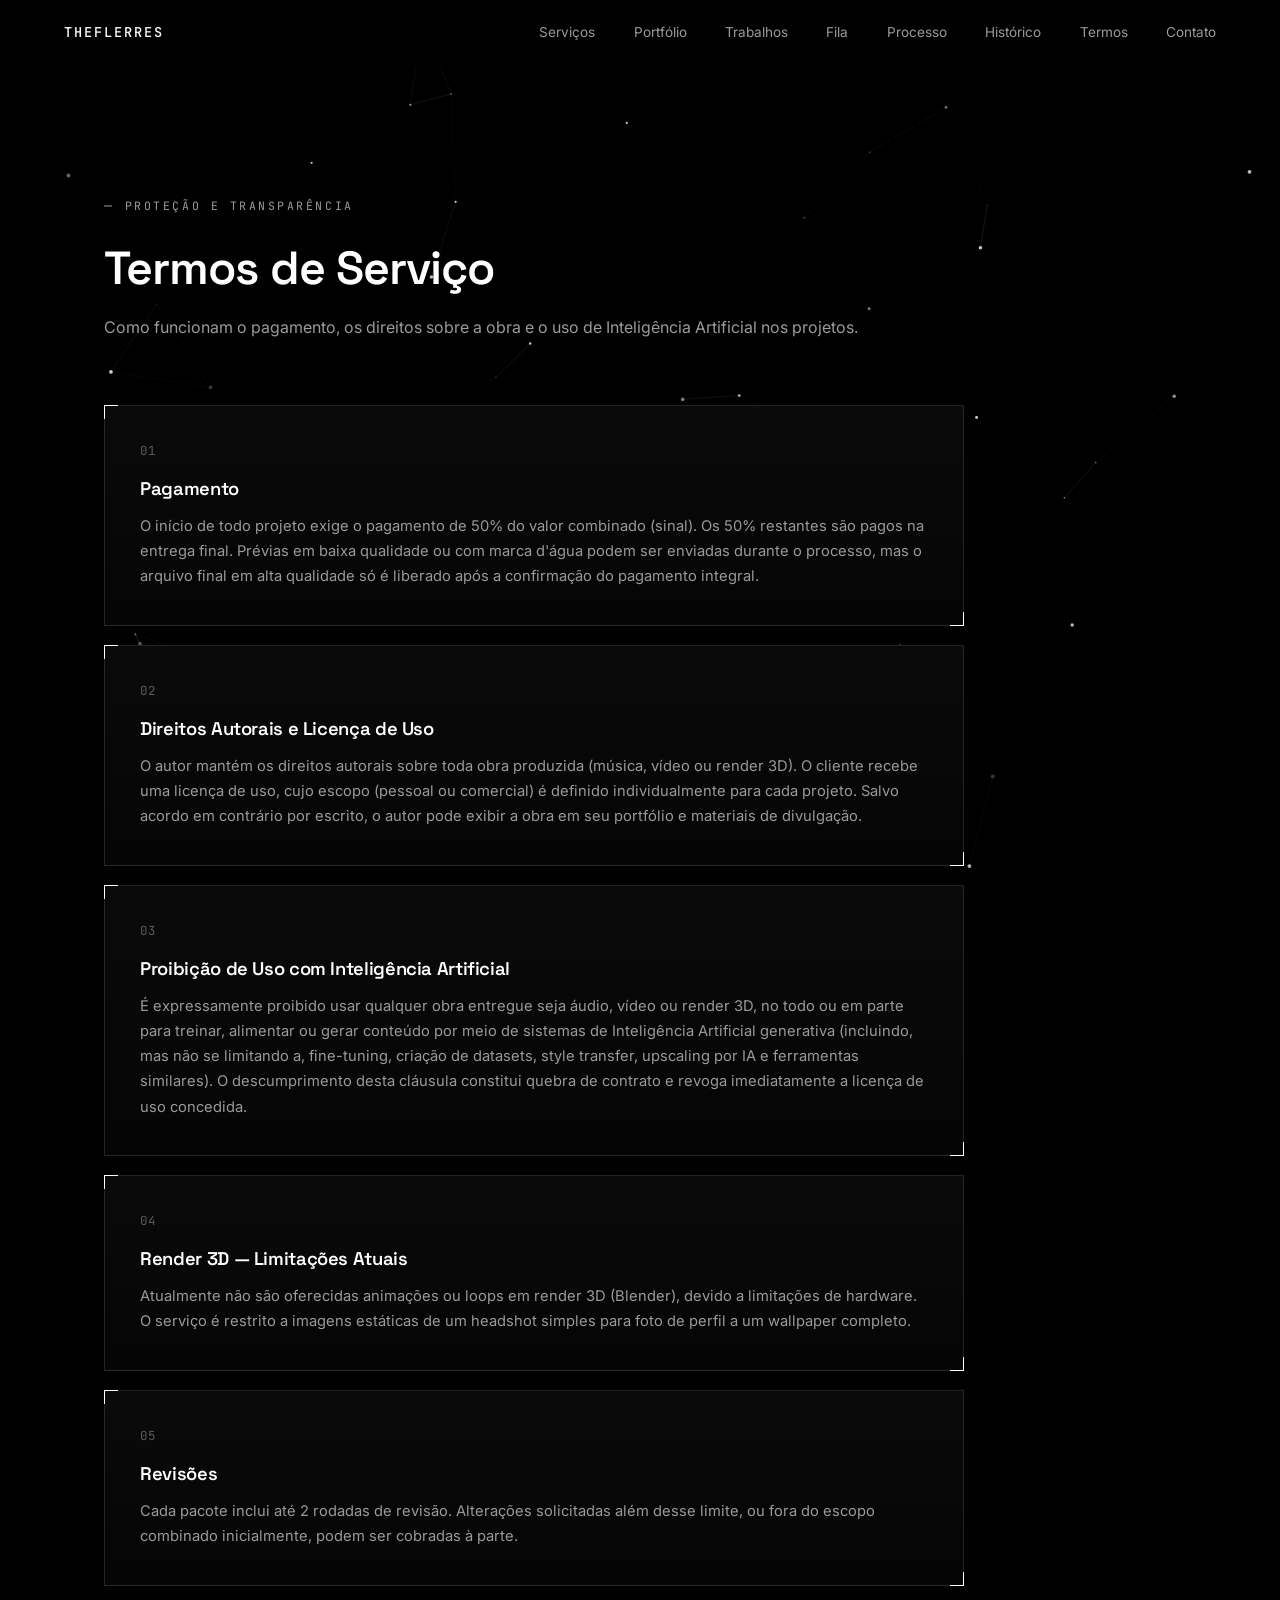
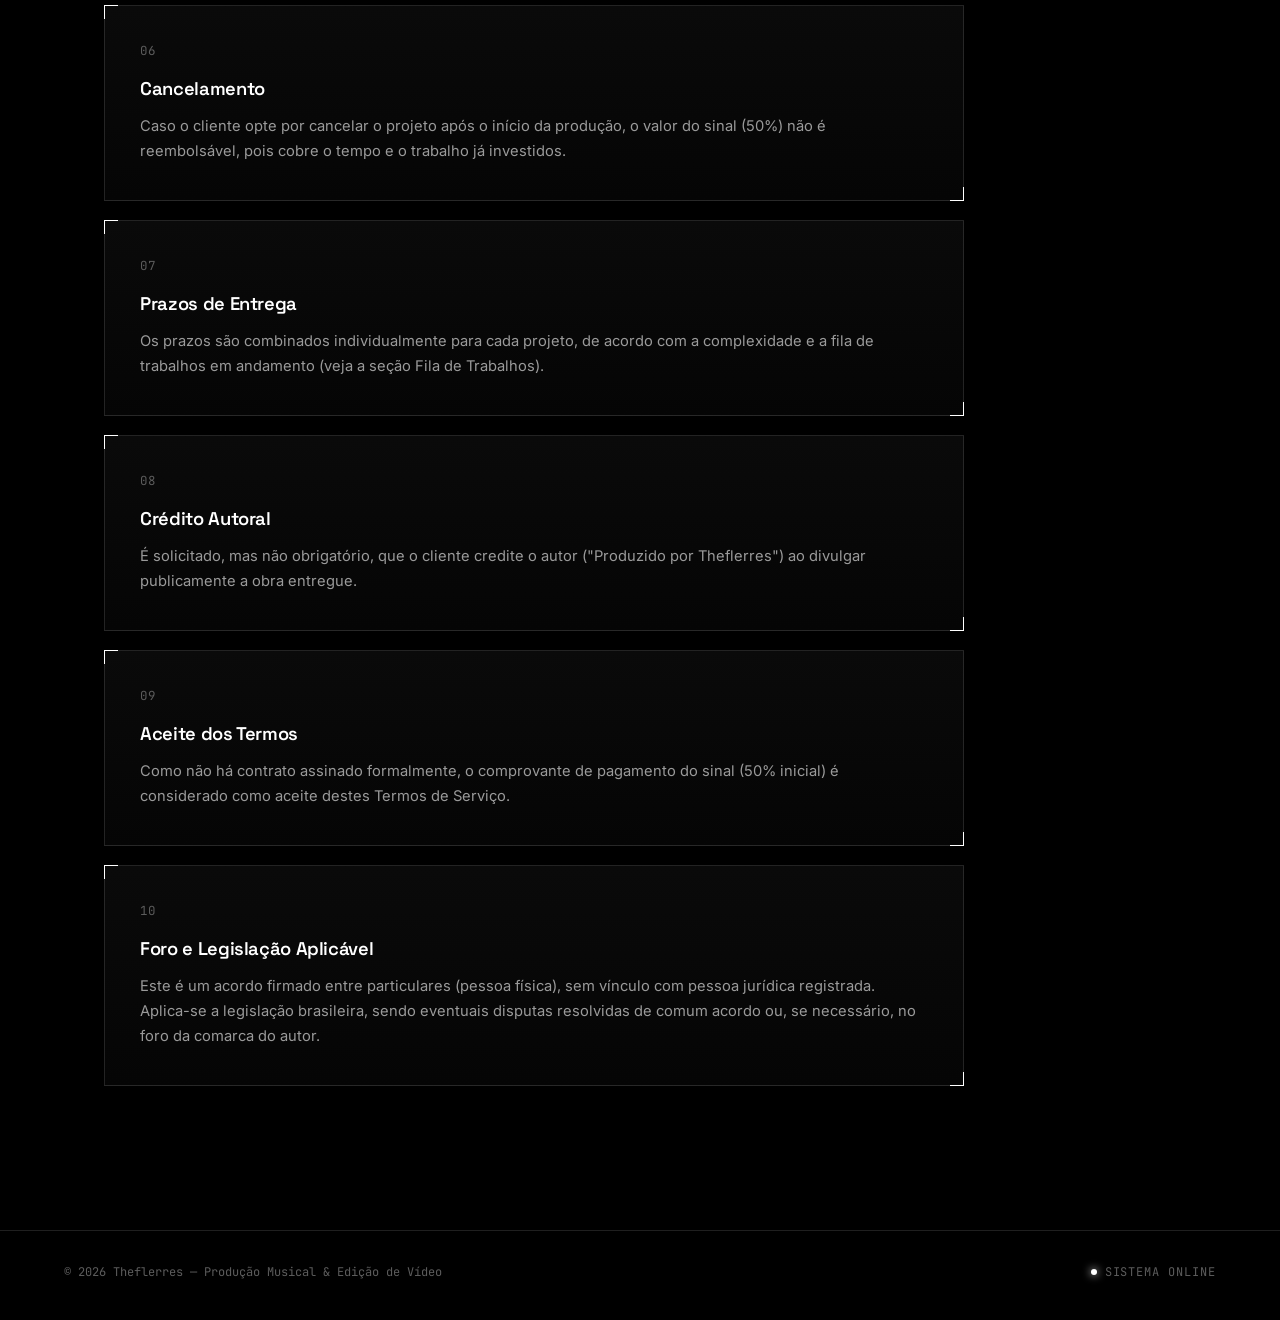
<file: termos.html>
<!DOCTYPE html>
<html lang="pt-BR">
<head>
  <meta charset="UTF-8" />
  <meta name="viewport" content="width=device-width, initial-scale=1.0" />

  <title>Termos de Serviço — Theflerres</title>
  <meta name="description" content="Termos de serviço: pagamento, direitos autorais e uso de Inteligência Artificial nos projetos de Theflerres." />
  <meta name="author" content="Theflerres" />
  <meta name="theme-color" content="#000000" />

  <meta property="og:type" content="website" />
  <meta property="og:title" content="Termos de Serviço — Theflerres" />
  <meta property="og:description" content="Pagamento, direitos autorais e uso de Inteligência Artificial nos projetos." />

  <link rel="icon" href="data:,">

  <link rel="preconnect" href="https://fonts.googleapis.com">
  <link rel="preconnect" href="https://fonts.gstatic.com" crossorigin>
  <link href="https://fonts.googleapis.com/css2?family=Space+Grotesk:wght@400;500;600;700&family=Inter:wght@400;500;600&family=JetBrains+Mono:wght@400;500&display=swap" rel="stylesheet">

  <link rel="stylesheet" href="style.css" />
</head>
<body>

  <div id="intro" aria-hidden="true">
    <canvas id="intro-canvas"></canvas>
    <div class="intro-label">
      <span class="intro-dot"></span>
      <span id="intro-text">INICIALIZANDO SCANNER</span>
    </div>
  </div>

  <canvas id="bg-canvas" aria-hidden="true"></canvas>
  <div id="scan-beam" aria-hidden="true"></div>

  <header class="nav" id="nav">
    <a href="index.html" class="nav-logo" id="nav-logo">THEFLERRES</a>

    <nav class="nav-links" id="nav-links">
      <a href="index.html#servicos">Serviços</a>
      <a href="index.html#portfolio">Portfólio</a>
      <a href="index.html#trabalhos">Trabalhos</a>
      <a href="index.html#fila">Fila</a>
      <a href="index.html#processo">Processo</a>
      <a href="historico.html">Histórico</a>
      <a href="termos.html">Termos</a>
      <a href="index.html#contato">Contato</a>
    </nav>

    <button class="nav-toggle" id="nav-toggle" aria-label="Abrir menu" aria-expanded="false">
      <span></span><span></span><span></span>
    </button>
  </header>

  <main id="top">
    <section class="section" style="padding-top: clamp(8rem, 16vw, 12rem);" id="termos">
      <div class="section-head reveal" data-reveal>
        <p class="eyebrow mono" id="termos-eyebrow">PROTEÇÃO E TRANSPARÊNCIA</p>
        <h2 id="termos-title">Termos de Serviço</h2>
        <p class="contact-subtitle" id="termos-subtitle"></p>
      </div>

      <div class="termos-list" id="termos-list">
        <!-- Cláusulas geradas dinamicamente via script.js a partir de SITE_CONFIG.termos -->
      </div>
    </section>
  </main>

  <footer class="footer">
    <p id="footer-text" class="mono"></p>
    <p class="footer-status mono"><span class="pulse-dot"></span> SISTEMA ONLINE</p>
  </footer>

  <noscript>
    <div style="padding:2rem;color:#fff;background:#000;font-family:sans-serif;">
      Este site utiliza JavaScript para exibir seu conteúdo.
      Por favor, habilite o JavaScript no seu navegador.
    </div>
  </noscript>

  <script src="config.js"></script>
  <script src="script.js"></script>
</body>
</html>
</file>
<file: style.css>
/* ==========================================================================
   STYLE.CSS
   ----------------------------------------------------------------------
   Sistema de tokens: cor, tipografia, espaçamento.
   Tema: monocromático, futurista, inspirado em scanners LiDAR e
   estruturas de rede neural / simbionte.
   ========================================================================== */

/* --------------------------------------------------------------------
   0. TOKENS
-------------------------------------------------------------------- */
:root{
  /* cor — apenas preto, branco e cinzas */
  --bg:            #000000;
  --panel:         #050505;
  --panel-2:       #0a0a0a;
  --line:          rgba(255,255,255,0.12);
  --line-strong:   rgba(255,255,255,0.35);
  --fg:            #ffffff;
  --fg-dim:        #9a9a9a;
  --fg-faint:      #5c5c5c;
  --glow:          rgba(255,255,255,0.85);

  /* tipografia */
  --font-display: 'Space Grotesk', 'Helvetica Neue', Arial, sans-serif;
  --font-body:    'Inter', 'Helvetica Neue', Arial, sans-serif;
  --font-mono:    'JetBrains Mono', 'Courier New', monospace;

  /* espaçamento */
  --gutter: clamp(1.5rem, 5vw, 4rem);
  --section-pad: clamp(5rem, 12vw, 9rem);
  --max-w: 1200px;

  /* animação */
  --ease: cubic-bezier(.16,.84,.44,1);
  --dur: .9s;
}

/* --------------------------------------------------------------------
   1. RESET
-------------------------------------------------------------------- */
*, *::before, *::after{ box-sizing: border-box; margin: 0; padding: 0; }

html{ scroll-behavior: smooth; background: var(--bg); }

body{
  background: var(--bg);
  color: var(--fg);
  font-family: var(--font-body);
  font-size: 16px;
  line-height: 1.6;
  -webkit-font-smoothing: antialiased;
  overflow-x: hidden;
}

img{ max-width: 100%; display: block; }
a{ color: inherit; text-decoration: none; }
ul{ list-style: none; }
button{ font: inherit; color: inherit; background: none; border: none; cursor: pointer; }
h1, h2, h3{ font-family: var(--font-display); font-weight: 600; letter-spacing: -0.02em; }

.mono{ font-family: var(--font-mono); }

::selection{ background: var(--fg); color: var(--bg); }

:focus-visible{
  outline: 1px solid var(--fg);
  outline-offset: 4px;
}

/* --------------------------------------------------------------------
   2. CAMADAS DE FUNDO — partículas + varredura LiDAR
-------------------------------------------------------------------- */
#bg-canvas{
  position: fixed;
  inset: 0;
  width: 100vw;
  height: 100vh;
  z-index: 0;
  pointer-events: none;
}

/* Feixe de varredura que cruza a tela ocasionalmente */
#scan-beam{
  position: fixed;
  top: 0;
  left: -20%;
  width: 14%;
  height: 100vh;
  z-index: 1;
  pointer-events: none;
  background: linear-gradient(
    90deg,
    transparent,
    rgba(255,255,255,0.05) 40%,
    rgba(255,255,255,0.14) 50%,
    rgba(255,255,255,0.05) 60%,
    transparent
  );
  opacity: 0;
  will-change: transform, opacity;
}

/* --------------------------------------------------------------------
   3. INTRO / LOADER
-------------------------------------------------------------------- */
#intro{
  position: fixed;
  inset: 0;
  background: var(--bg);
  z-index: 999;
  display: flex;
  align-items: center;
  justify-content: center;
  transition: opacity .8s var(--ease), visibility .8s var(--ease);
}
#intro.hide{
  opacity: 0;
  visibility: hidden;
}
#intro-canvas{
  position: absolute;
  inset: 0;
  width: 100%;
  height: 100%;
}
.intro-label{
  position: relative;
  display: flex;
  align-items: center;
  gap: .6rem;
  font-size: .75rem;
  letter-spacing: .25em;
  color: var(--fg-dim);
  text-transform: uppercase;
}
.intro-dot{
  width: 6px;
  height: 6px;
  border-radius: 50%;
  background: var(--fg);
  animation: blink 1s ease-in-out infinite;
}
@keyframes blink{ 0%,100%{ opacity: 1; } 50%{ opacity: .2; } }

/* --------------------------------------------------------------------
   4. NAVEGAÇÃO
-------------------------------------------------------------------- */
.nav{
  position: fixed;
  top: 0; left: 0; right: 0;
  z-index: 50;
  display: flex;
  align-items: center;
  justify-content: space-between;
  padding: 1.4rem var(--gutter);
  backdrop-filter: blur(10px);
  background: linear-gradient(to bottom, rgba(0,0,0,0.75), transparent);
  transition: background .4s ease, border-color .4s ease;
  border-bottom: 1px solid transparent;
}
.nav.scrolled{
  background: rgba(0,0,0,0.75);
  border-bottom: 1px solid var(--line);
}
.nav-logo{
  font-family: var(--font-mono);
  font-size: .85rem;
  letter-spacing: .15em;
  font-weight: 500;
}
.nav-links{ display: flex; gap: 2.4rem; }
.nav-links a{
  position: relative;
  font-size: .85rem;
  color: var(--fg-dim);
  transition: color .3s ease;
}
.nav-links a::after{
  content: '';
  position: absolute;
  left: 0; bottom: -6px;
  width: 0; height: 1px;
  background: var(--fg);
  transition: width .3s var(--ease);
}
.nav-links a:hover{ color: var(--fg); }
.nav-links a:hover::after{ width: 100%; }

.nav-toggle{
  display: none;
  flex-direction: column;
  gap: 5px;
  width: 26px;
}
.nav-toggle span{
  height: 1px;
  width: 100%;
  background: var(--fg);
  transition: transform .3s ease, opacity .3s ease;
}

/* --------------------------------------------------------------------
   5. LAYOUT GERAL DE SEÇÃO
-------------------------------------------------------------------- */
main{ position: relative; z-index: 2; }

.section{
  position: relative;
  max-width: var(--max-w);
  margin: 0 auto;
  padding: var(--section-pad) var(--gutter);
}

.section-head{ margin-bottom: clamp(2.5rem, 6vw, 4rem); }
.section-head h2{ font-size: clamp(2rem, 4vw, 2.9rem); }

.eyebrow{
  display: inline-block;
  font-size: .72rem;
  letter-spacing: .22em;
  text-transform: uppercase;
  color: var(--fg-dim);
  margin-bottom: 1rem;
  position: relative;
  padding-left: 1.3rem;
}
.eyebrow::before{
  content: '';
  position: absolute;
  left: 0; top: 50%;
  width: 8px; height: 1px;
  background: var(--fg-dim);
  transform: translateY(-50%);
}

/* --------------------------------------------------------------------
   6. HERO
-------------------------------------------------------------------- */
.hero{
  position: relative;
  min-height: 100svh;
  display: flex;
  align-items: center;
  padding: 0 var(--gutter);
  max-width: var(--max-w);
  margin: 0 auto;
}
.hero-content{ max-width: 780px; }

.commission-badge{
  display: flex;
  width: max-content;
  max-width: 100%;
  align-items: center;
  gap: .6rem;
  padding: .55rem 1rem;
  margin-bottom: 1.4rem;
  border: 1px solid var(--line);
  background: rgba(255,255,255,0.03);
  font-size: .72rem;
  letter-spacing: .1em;
  text-transform: uppercase;
  color: var(--fg-dim);
}
.commission-dot{
  width: 7px; height: 7px;
  border-radius: 50%;
  flex-shrink: 0;
  animation: blink 1.8s ease-in-out infinite;
}
.commission-open{ border-color: rgba(81,207,102,0.4); color: #cdeed4; }
.commission-open .commission-dot{ background: #51CF66; box-shadow: 0 0 8px #51CF66; }
.commission-closed{ border-color: rgba(255,107,107,0.4); color: #f3c9c9; }
.commission-closed .commission-dot{ background: #FF6B6B; box-shadow: 0 0 8px #FF6B6B; }

/* Visualizador de slots: um quadrado por slot, logo abaixo do badge */
.commission-slots{
  display: flex;
  flex-wrap: wrap;
  gap: .4rem;
  margin: -.6rem 0 1.4rem;
}
.commission-slots[hidden]{ display: none; }
.commission-slot{
  width: 14px; height: 14px;
  border: 1px solid var(--line-strong);
  background: transparent;
  transition: background .4s ease, border-color .4s ease;
}
.commission-slots.commission-open .commission-slot{ border-color: rgba(81,207,102,0.5); }
.commission-slots.commission-open .commission-slot.filled{ background: #51CF66; border-color: #51CF66; }
.commission-slots.commission-closed .commission-slot{ border-color: rgba(255,107,107,0.5); }
.commission-slots.commission-closed .commission-slot.filled{ background: #FF6B6B; border-color: #FF6B6B; }

.hero-title{
  font-size: clamp(2.6rem, 6.2vw, 5.4rem);
  line-height: 1.04;
  margin-bottom: 1.5rem;
}
.hero-subtitle{
  font-size: clamp(1rem, 1.4vw, 1.2rem);
  color: var(--fg-dim);
  max-width: 46ch;
  margin-bottom: 2.6rem;
}
.hero-actions{ display: flex; gap: 1rem; flex-wrap: wrap; }

.scroll-hint{
  position: absolute;
  left: var(--gutter);
  bottom: 2.5rem;
  display: flex;
  flex-direction: column;
  align-items: center;
  gap: .6rem;
  font-size: .65rem;
  letter-spacing: .25em;
  color: var(--fg-faint);
}
.scroll-line{
  width: 1px;
  height: 40px;
  background: linear-gradient(to bottom, var(--fg-dim), transparent);
  overflow: hidden;
  position: relative;
}
.scroll-line::after{
  content: '';
  position: absolute;
  top: -40px; left: 0;
  width: 100%; height: 40px;
  background: var(--fg);
  animation: scrollDrop 2.4s var(--ease) infinite;
}
@keyframes scrollDrop{
  0%{ transform: translateY(0); }
  100%{ transform: translateY(80px); }
}

/* Cantos de mira — usados no hero e na seção de contato */
.corner-frame{ position: absolute; inset: clamp(1rem,3vw,2rem); pointer-events: none; z-index: 1; }
.corner{ position: absolute; width: 22px; height: 22px; border-color: var(--line-strong); opacity: .6; }
.corner.tl{ top: 0; left: 0; border-top: 1px solid; border-left: 1px solid; }
.corner.tr{ top: 0; right: 0; border-top: 1px solid; border-right: 1px solid; }
.corner.bl{ bottom: 0; left: 0; border-bottom: 1px solid; border-left: 1px solid; }
.corner.br{ bottom: 0; right: 0; border-bottom: 1px solid; border-right: 1px solid; }

/* --------------------------------------------------------------------
   7. BOTÕES
-------------------------------------------------------------------- */
.btn{
  display: inline-flex;
  align-items: center;
  gap: .5rem;
  padding: .95rem 1.8rem;
  font-size: .85rem;
  letter-spacing: .04em;
  border: 1px solid var(--line-strong);
  transition: background .35s var(--ease), color .35s var(--ease), border-color .35s var(--ease), transform .35s var(--ease);
}
.btn-primary{ background: var(--fg); color: var(--bg); }
.btn-primary:hover{ transform: translateY(-2px); box-shadow: 0 0 24px rgba(255,255,255,.25); }
.btn-ghost{ background: transparent; color: var(--fg); }
.btn-ghost:hover{ border-color: var(--fg); background: rgba(255,255,255,.06); transform: translateY(-2px); }

/* --------------------------------------------------------------------
   8. CARTÕES COM MIRA (bracket corners) — serviços & portfólio
-------------------------------------------------------------------- */
.bracket-card{
  position: relative;
  border: 1px solid var(--line);
  background: linear-gradient(180deg, var(--panel-2), var(--panel));
}
.bracket-card::before, .bracket-card::after{
  content: '';
  position: absolute;
  width: 14px; height: 14px;
  border-color: var(--fg-faint);
  transition: border-color .4s ease, width .4s ease, height .4s ease;
}
.bracket-card::before{ top: -1px; left: -1px; border-top: 1px solid; border-left: 1px solid; }
.bracket-card::after{ bottom: -1px; right: -1px; border-bottom: 1px solid; border-right: 1px solid; }
.bracket-card:hover::before, .bracket-card:hover::after{
  border-color: var(--fg);
  width: 22px; height: 22px;
}

/* --------------------------------------------------------------------
   9. SERVIÇOS
-------------------------------------------------------------------- */
.services-grid{
  display: grid;
  grid-template-columns: repeat(2, 1fr);
  gap: 1.5rem;
}
.service-card{
  position: relative;
  padding: clamp(1.8rem, 3vw, 2.8rem);
  transition: transform .5s var(--ease), background .5s ease;
  overflow: hidden;
}
.service-card:hover{ transform: translateY(-6px); background: var(--panel-2); }

.service-card-unavailable{ opacity: .55; }
.service-card-unavailable:hover{ transform: none; background: none; }
.service-ribbon{
  position: absolute;
  top: 18px;
  right: -38px;
  width: 150px;
  padding: .4rem 0;
  text-align: center;
  background: #FF6B6B;
  color: #1a0000;
  font-size: .68rem;
  font-weight: 600;
  letter-spacing: .1em;
  transform: rotate(40deg);
  z-index: 5;
  box-shadow: 0 2px 10px rgba(0,0,0,.4);
}

.service-number{
  font-family: var(--font-mono);
  font-size: .78rem;
  color: var(--fg-faint);
  letter-spacing: .1em;
  margin-bottom: 1.2rem;
  display: block;
}
.service-card h3{ font-size: 1.6rem; margin-bottom: .9rem; }
.service-desc{ color: var(--fg-dim); margin-bottom: 1.6rem; font-size: .95rem; }

.service-features{ margin-bottom: 1.8rem; }
.service-features li{
  position: relative;
  padding-left: 1.2rem;
  font-size: .88rem;
  color: var(--fg-dim);
  margin-bottom: .55rem;
}
.service-features li::before{
  content: '';
  position: absolute;
  left: 0; top: .55em;
  width: 5px; height: 5px;
  border-radius: 50%;
  background: var(--fg-faint);
}

.service-packages{
  border-top: 1px solid var(--line);
  padding-top: 1.4rem;
  display: flex;
  flex-direction: column;
  gap: .8rem;
}
.package-row{
  display: flex;
  justify-content: space-between;
  align-items: baseline;
  gap: 1rem;
  font-size: .82rem;
}
.package-name{ color: var(--fg); }
.package-meta{ font-family: var(--font-mono); color: var(--fg-faint); text-align: right; font-size: .74rem; }
.package-meta .price{ color: var(--fg-dim); display: block; }

/* --------------------------------------------------------------------
   10. PORTFÓLIO
-------------------------------------------------------------------- */
.portfolio-grid{
  display: grid;
  grid-template-columns: repeat(3, 1fr);
  gap: 1.4rem;
}
.portfolio-card{ overflow: hidden; }
.portfolio-media{
  position: relative;
  aspect-ratio: 4/3;
  overflow: hidden;
  border-bottom: 1px solid var(--line);
  display: flex;
  align-items: center;
  justify-content: center;
  background: var(--panel-2);
}
.portfolio-media img{
  width: 100%; height: 100%;
  object-fit: cover;
  filter: grayscale(1) contrast(1.05);
  transform: scale(1.02);
  transition: transform .7s var(--ease), filter .7s ease;
}
.portfolio-media img[alt*="Portfólio"]{
  width: 80px;
  height: 80px;
  object-fit: contain;
  filter: none;
  transform: scale(1);
}
.portfolio-card:hover .portfolio-media img{
  transform: scale(1.1);
  filter: grayscale(0.4) contrast(1.1);
}
.portfolio-card:hover .portfolio-media img[alt*="Portfólio"]{
  transform: scale(1.05);
  filter: none;
}
.portfolio-media::after{
  content: '';
  position: absolute; inset: 0;
  background: linear-gradient(180deg, transparent 40%, rgba(0,0,0,.85));
}
.portfolio-body{ padding: 1.4rem 1.5rem 1.7rem; }
.portfolio-body h3{ font-size: 1.05rem; margin-bottom: .5rem; }
.portfolio-body p{ font-size: .85rem; color: var(--fg-dim); margin-bottom: 1rem; }
.portfolio-link{
  font-family: var(--font-mono);
  font-size: .72rem;
  letter-spacing: .1em;
  color: var(--fg);
  border-bottom: 1px solid var(--fg-faint);
  padding-bottom: 2px;
  transition: border-color .3s ease, opacity .3s ease;
}
.portfolio-link:hover{ border-color: var(--fg); }

/* --------------------------------------------------------------------
   11. PROCESSO
-------------------------------------------------------------------- */
.process-track{
  display: grid;
  grid-template-columns: repeat(4, 1fr);
  gap: 3.2rem;
  position: relative;
  width: 100%;
  max-width: 100%;
  margin: 0 auto;
  padding: 0 2rem;
}
.process-step{
  position: relative;
  padding: 0;
  text-align: center;
  flex: 1;
}
.process-step:not(:last-child)::after{
  content: '';
  position: absolute;
  top: 15px;
  left: 50%;
  width: 3.2rem;
  height: 1px;
  background: var(--line-strong);
  transform: translateX(1.6rem);
}
.process-num{
  font-family: var(--font-mono);
  font-size: 1.2rem;
  font-weight: 600;
  color: var(--fg);
  display: flex;
  align-items: center;
  justify-content: center;
  gap: .6rem;
  margin-bottom: 1.2rem;
}
.process-num::before{
  content: '';
  width: 8px; height: 8px;
  border-radius: 50%;
  background: var(--fg);
  z-index: 1;
  display: inline-block;
}
.process-step h3{ font-size: 1rem; margin-bottom: .5rem; font-weight: 600; }
.process-step p{ font-size: .8rem; color: var(--fg-dim); max-width: 28ch; margin: 0 auto; }

/* --------------------------------------------------------------------
   12. CONTATO
-------------------------------------------------------------------- */
.section-contact{ text-align: center; }
.section-contact .section-head{ display: flex; flex-direction: column; align-items: center; }
.contact-subtitle{ color: var(--fg-dim); margin-top: .6rem; }

.contact-grid{
  display: flex;
  justify-content: center;
  align-items: center;
  gap: 1rem;
  margin-top: 1rem;
}
.contact-item{
  padding: 1.8rem 1rem;
  border: 1px solid var(--line);
  transition: border-color .4s ease, background .4s ease, transform .4s var(--ease);
}
.contact-item-single{
  max-width: 140px;
}
.contact-item:hover{
  border-color: var(--fg);
  background: var(--panel-2);
  transform: translateY(-4px);
}
.contact-icon{ margin: 0 auto .9rem; width: 42px; height: 42px; color: var(--fg); display: flex; align-items: center; justify-content: center; }
.contact-icon img{ width: 100%; height: 100%; object-fit: contain; }
.contact-type{ font-size: .9rem; margin-bottom: .35rem; }
.contact-value{ font-family: var(--font-mono); font-size: .72rem; color: var(--fg-dim); word-break: break-word; }

/* --------------------------------------------------------------------
   12B. TRABALHOS RECENTES
-------------------------------------------------------------------- */
.recent-works-grid{
  display: grid;
  grid-template-columns: repeat(2, 1fr);
  gap: 1.5rem;
}
.recent-work-card{
  position: relative;
  border: 1px solid var(--line);
  background: linear-gradient(180deg, var(--panel-2), var(--panel));
  overflow: hidden;
  transition: transform .5s var(--ease), background .5s ease;
  display: block;
}
.recent-work-card:hover{
  transform: translateY(-6px);
  background: var(--panel-2);
}
.recent-work-card::before, .recent-work-card::after{
  content: '';
  position: absolute;
  width: 14px; height: 14px;
  border-color: var(--fg-faint);
  transition: border-color .4s ease, width .4s ease, height .4s ease;
  z-index: 10;
}
.recent-work-card::before{ top: -1px; left: -1px; border-top: 1px solid; border-left: 1px solid; }
.recent-work-card::after{ bottom: -1px; right: -1px; border-bottom: 1px solid; border-right: 1px solid; }
.recent-work-card:hover::before, .recent-work-card:hover::after{
  border-color: var(--fg);
  width: 22px; height: 22px;
}
.recent-work-media{
  width: 100%;
  height: 200px;
  overflow: hidden;
  position: relative;
}
.recent-work-media img, .recent-work-media video{
  width: 100%;
  height: 100%;
  object-fit: cover;
  transition: transform .5s var(--ease);
}
.recent-work-card:hover .recent-work-media img, .recent-work-card:hover .recent-work-media video{
  transform: scale(1.05);
}
.recent-work-body{
  padding: clamp(1.2rem, 3vw, 1.8rem);
}
.recent-work-body h3{
  font-size: 1.2rem;
  margin: 0;
}
.recent-work-client{
  margin-top: .4rem;
  font-size: .7rem;
  letter-spacing: .12em;
  text-transform: uppercase;
  color: var(--fg-faint);
}
/* Vídeo/música sem imagem: ícone da plataforma centralizado */
.recent-work-media-icon{
  display: flex;
  align-items: center;
  justify-content: center;
  border-bottom: 1px solid var(--line);
}
.recent-work-media-icon img.recent-work-icon{
  width: 64px; height: 64px;
  object-fit: contain;
}
.recent-works-more{
  display: flex;
  justify-content: center;
  margin-top: 2.4rem;
}
.section[hidden], .nav-links a[hidden]{ display: none !important; }

/* --------------------------------------------------------------------
   12C. FILA / LISTA DE ESPERA
-------------------------------------------------------------------- */
.fila-container{
  display: grid;
  grid-template-columns: repeat(3, 1fr);
  gap: 2.4rem;
}
.fila-column{
  border: 1px solid var(--line);
  background: linear-gradient(180deg, var(--panel-2), var(--panel));
  padding: clamp(1.8rem, 3vw, 2.4rem);
}
.fila-column-title{
  font-size: 1.3rem;
  margin-bottom: 1.8rem;
  padding-bottom: 1.2rem;
  border-bottom: 1px solid var(--line);
}
.fila-list{
  display: flex;
  flex-direction: column;
  gap: 1.2rem;
}
.fila-item{
  padding: 1rem;
  border: 1px solid var(--line);
  background: rgba(255,255,255,0.02);
  transition: all .3s var(--ease);
  border-left: 4px solid transparent;
}
.fila-item:hover{
  border-color: var(--line-strong);
  background: rgba(255,255,255,0.05);
}
.fila-item-name{
  font-size: .95rem;
  color: var(--fg);
  margin-bottom: .4rem;
}
.fila-item-status{
  font-size: .72rem;
  color: var(--fg-faint);
  letter-spacing: .08em;
  text-transform: uppercase;
}

/* Status colors */
.fila-status-em_producao{
  border-left-color: #FFB800;
}
.fila-status-em_producao .fila-item-status{
  color: #FFB800;
}
.fila-status-em_espera{
  border-left-color: #FF6B6B;
}
.fila-status-em_espera .fila-item-status{
  color: #FF6B6B;
}
.fila-status-finalizado{
  border-left-color: #51CF66;
}
.fila-status-finalizado .fila-item-status{
  color: #51CF66;
}

/* Legenda de status */
.fila-legenda{
  display: flex;
  justify-content: center;
  gap: 2.4rem;
  margin-bottom: 2.4rem;
  padding: 1.6rem;
  border: 1px solid var(--line);
  background: rgba(255,255,255,0.02);
}
.fila-legenda-item{
  display: flex;
  align-items: center;
  gap: .6rem;
  font-size: .85rem;
}
.fila-legenda-color{
  width: 12px;
  height: 12px;
  border-radius: 2px;
  display: inline-block;
}

/* --------------------------------------------------------------------
   12D. TERMOS DE SERVIÇO
-------------------------------------------------------------------- */
.termos-list{
  display: flex;
  flex-direction: column;
  gap: 1.2rem;
  max-width: 860px;
}
.termos-item{
  padding: clamp(1.6rem, 3vw, 2.2rem);
}
.termos-number{
  display: block;
  font-size: .78rem;
  color: var(--fg-faint);
  letter-spacing: .1em;
  margin-bottom: .8rem;
}
.termos-item h3{ font-size: 1.15rem; margin-bottom: .7rem; }
.termos-item p{ font-size: .92rem; color: var(--fg-dim); line-height: 1.7; }

/* --------------------------------------------------------------------
   12E. HISTÓRICO DE CLIENTES
-------------------------------------------------------------------- */
.client-history-grid{
  display: grid;
  grid-template-columns: repeat(3, 1fr);
  gap: 1.4rem;
}
.client-card{
  position: relative;
  aspect-ratio: 4/3;
  display: block;
  overflow: hidden;
}
.client-card-face{
  position: absolute;
  inset: 0;
  padding: clamp(1.2rem, 3vw, 1.6rem);
  display: flex;
  flex-direction: column;
  justify-content: flex-end;
  z-index: 2;
  transition: opacity .4s var(--ease);
}
.client-card-badge{
  font-size: .68rem;
  letter-spacing: .12em;
  text-transform: uppercase;
  color: var(--fg-faint);
  margin-bottom: .5rem;
}
.client-card-face h3{ font-size: 1.05rem; margin-bottom: .35rem; }
.client-card-face p{ font-size: .8rem; color: var(--fg-dim); }

.client-card-reveal{
  position: absolute;
  inset: 0;
  display: flex;
  flex-direction: column;
  align-items: center;
  justify-content: center;
  gap: .8rem;
  background: rgba(0,0,0,.9);
  opacity: 0;
  transition: opacity .4s var(--ease);
  z-index: 3;
  text-align: center;
  padding: 1rem;
}
.client-card:hover .client-card-reveal{ opacity: 1; }
.client-card:hover .client-card-face{ opacity: 0; }

.client-card-icon{ width: 46px; height: 46px; }
.client-card-icon img{ width: 100%; height: 100%; object-fit: contain; }
.client-card-cta{ font-size: .72rem; letter-spacing: .1em; color: var(--fg); }

.client-card-render .client-card-reveal{ background: none; padding: 0; }
.client-card-render .client-card-reveal img, .client-card-render .client-card-reveal video{
  width: 100%; height: 100%;
  object-fit: cover;
}
.client-card-render{ cursor: zoom-in; }

/* Abas de filtro (Render | Edição de Vídeo | Música) */
.historico-tabs{
  display: flex;
  flex-wrap: wrap;
  gap: .6rem;
  margin-bottom: 2.4rem;
}
.historico-tab{
  font-family: var(--font-mono);
  font-size: .72rem;
  letter-spacing: .12em;
  text-transform: uppercase;
  color: var(--fg-dim);
  background: none;
  border: 1px solid var(--line);
  padding: .6rem 1.1rem;
  cursor: pointer;
  transition: color .3s ease, border-color .3s ease, background .3s ease;
}
.historico-tab:hover{ color: var(--fg); border-color: var(--line-strong); }
.historico-tab.active{ color: var(--bg); background: var(--fg); border-color: var(--fg); }
.historico-tab-count{ opacity: .6; margin-left: .5rem; }

/* Itens de outras abas / grupos recolhidos */
.client-history-grid{ grid-auto-flow: dense; }
.client-history-grid > [hidden]{ display: none !important; }

/* Grupo de cliente com vários renders: capa em mosaico */
.client-card-group{ cursor: pointer; }
.client-card-group[aria-expanded="true"]{ border-color: var(--line-strong); }
.client-group-mosaic{
  position: absolute;
  inset: 0;
  display: grid;
  gap: 2px;
  background: var(--bg);
  grid-template-columns: 1fr 1fr;
  grid-template-rows: 1fr 1fr;
}
.client-group-mosaic-2{ grid-template-rows: 1fr; }
.client-group-mosaic-3 .client-group-mosaic-cell:first-child{ grid-row: span 2; }
.client-group-mosaic-cell{ overflow: hidden; min-height: 0; }
.client-group-mosaic-cell img, .client-group-mosaic-cell video{
  display: block;
  width: 100%; height: 100%;
  object-fit: cover;
  filter: blur(3px) brightness(.7);
  transform: scale(1.08); /* esconde as bordas claras do blur */
  transition: filter .6s var(--ease), transform .6s var(--ease);
}
/* Mouse, teclado ou grupo aberto (toque no celular): o borrão diminui */
.client-card-group:hover .client-group-mosaic-cell :is(img, video),
.client-card-group:focus-visible .client-group-mosaic-cell :is(img, video),
.client-card-group[aria-expanded="true"] .client-group-mosaic-cell :is(img, video){
  filter: blur(.5px) brightness(.85);
  transform: scale(1.02);
}
/* O texto fica sempre visível por cima do mosaico */
.client-group-face{
  background: linear-gradient(180deg, transparent 35%, rgba(0,0,0,.88));
}
.client-card-group:hover .client-group-face{ opacity: 1; }
.client-group-face .client-card-badge{ color: var(--fg-dim); }
.client-group-face p{ color: var(--fg); }
.client-group-more{
  margin-left: .5rem;
  font-size: .68rem;
  letter-spacing: .12em;
  color: var(--fg-dim);
}

/* Etiqueta "NOVO" (itens com recente: true) */
.tag-novo{
  position: absolute;
  top: .7rem; right: .7rem;
  z-index: 5;
  padding: .25rem .55rem;
  background: var(--fg);
  color: var(--bg);
  font-size: .62rem;
  letter-spacing: .16em;
  line-height: 1.4;
  pointer-events: none;
}
.client-group-work-media .tag-novo{ top: .5rem; right: .5rem; }

/* Etiqueta "ANIMAÇÃO" (vídeos de assets/Animacao) */
.tag-animacao{
  position: absolute;
  bottom: .7rem; left: .7rem;
  z-index: 5;
  padding: .25rem .55rem;
  border: 1px solid var(--line-strong);
  background: rgba(0,0,0,.7);
  color: var(--fg);
  font-size: .62rem;
  letter-spacing: .14em;
  line-height: 1.4;
  pointer-events: none;
}
.client-group-work-media .tag-animacao{ bottom: .5rem; left: .5rem; }
.lightbox video{ background: #000; }
.client-group-panel{
  grid-column: 1 / -1;
  border: 1px solid var(--line);
  background: linear-gradient(180deg, var(--panel-2), var(--panel));
  padding: clamp(1.2rem, 3vw, 1.6rem);
}
.client-group-head{
  font-size: .72rem;
  letter-spacing: .12em;
  text-transform: uppercase;
  color: var(--fg-faint);
  margin-bottom: 1rem;
}
.client-group-works{
  display: grid;
  grid-template-columns: repeat(auto-fill, minmax(180px, 1fr));
  gap: 1rem;
}
.client-group-work{
  display: flex;
  flex-direction: column;
  gap: .6rem;
  padding: 0 0 .7rem;
  background: none;
  border: 1px solid var(--line);
  color: var(--fg-dim);
  font: inherit;
  text-align: left;
  cursor: zoom-in;
  transition: border-color .3s ease, color .3s ease;
}
.client-group-work:hover{ border-color: var(--line-strong); color: var(--fg); }
.client-group-work img, .client-group-work video{
  display: block;
  width: 100%;
  aspect-ratio: 4/3;
  object-fit: cover;
}
.client-group-work > span.mono{ font-size: .72rem; letter-spacing: .06em; padding: 0 .7rem; }
.client-group-work-media{ position: relative; display: block; }

/* Vídeo com thumbnail: a imagem fica ao fundo, ícone e link por cima */
.client-card-thumb{
  position: absolute;
  inset: 0;
  width: 100%; height: 100%;
  object-fit: cover;
  opacity: .4;
}
.client-card-video .client-card-icon,
.client-card-video .client-card-cta{ position: relative; z-index: 1; }

/* Trabalho sob sigilo: só a versão borrada + aviso */
.client-sigilo, .client-group-work.client-sigilo{ cursor: pointer; }
.client-sigilo-tag{
  position: absolute;
  top: 50%; left: 50%;
  transform: translate(-50%, -50%);
  padding: .45rem .8rem;
  border: 1px solid var(--line-strong);
  background: rgba(0,0,0,.7);
  color: var(--fg);
  font-size: .68rem;
  letter-spacing: .14em;
  white-space: nowrap;
}

/* --------------------------------------------------------------------
   12F. VISUALIZADOR DE IMAGEM (lightbox)
-------------------------------------------------------------------- */
.recent-work-card[data-lightbox]{ cursor: zoom-in; }
.lightbox{
  position: fixed;
  inset: 0;
  z-index: 200;
  display: flex;
  align-items: center;
  justify-content: center;
  padding: var(--gutter);
  background: rgba(0,0,0,.94);
  cursor: zoom-out;
}
.lightbox[hidden]{ display: none; }
.lightbox figure{
  margin: 0;
  max-width: min(1200px, 100%);
  display: flex;
  flex-direction: column;
  align-items: center;
  gap: 1rem;
}
.lightbox img, .lightbox video{
  max-width: 100%;
  max-height: 80vh;
  object-fit: contain;
  border: 1px solid var(--line);
}
.lightbox figcaption{
  font-size: .75rem;
  letter-spacing: .1em;
  text-transform: uppercase;
  color: var(--fg-dim);
  text-align: center;
}
.lightbox figure[hidden], .lightbox-sigilo[hidden]{ display: none; }
.lightbox-sigilo{
  max-width: 460px;
  padding: clamp(1.6rem, 4vw, 2.4rem);
  border: 1px solid var(--line-strong);
  background: linear-gradient(180deg, var(--panel-2), var(--panel));
  text-align: center;
}
.lightbox-sigilo-tag{
  font-size: .72rem;
  letter-spacing: .14em;
  color: var(--fg-faint);
  margin-bottom: 1rem;
}
.lightbox-sigilo-msg{ font-size: 1rem; color: var(--fg); line-height: 1.6; margin-bottom: 1rem; }
.lightbox-sigilo-caption{ font-size: .7rem; letter-spacing: .1em; text-transform: uppercase; color: var(--fg-dim); }
.lightbox-close{
  position: absolute;
  top: 1.2rem;
  right: var(--gutter);
  background: none;
  border: 1px solid var(--line);
  color: var(--fg);
  font-size: .7rem;
  letter-spacing: .12em;
  padding: .5rem .9rem;
  cursor: pointer;
}

/* --------------------------------------------------------------------
   13. FOOTER
-------------------------------------------------------------------- */
.footer{
  position: relative;
  z-index: 2;
  display: flex;
  justify-content: space-between;
  align-items: center;
  flex-wrap: wrap;
  gap: 1rem;
  padding: 2rem var(--gutter) 2.4rem;
  border-top: 1px solid var(--line);
  font-size: .75rem;
  color: var(--fg-faint);
}
.footer-status{ display: flex; align-items: center; gap: .5rem; letter-spacing: .08em; }
.pulse-dot{
  width: 6px; height: 6px; border-radius: 50%;
  background: var(--fg);
  box-shadow: 0 0 8px var(--fg);
  animation: blink 1.8s ease-in-out infinite;
}

/* --------------------------------------------------------------------
   14. SCROLL REVEAL (fade + blur + deslocamento)
-------------------------------------------------------------------- */
[data-reveal]{
  opacity: 0;
  transform: translateY(28px);
  filter: blur(6px);
  transition: opacity var(--dur) var(--ease), transform var(--dur) var(--ease), filter var(--dur) var(--ease);
}
[data-reveal].visible{
  opacity: 1;
  transform: translateY(0);
  filter: blur(0);
}
.services-grid > *, .portfolio-grid > *, .recent-works-grid > *, .fila-list > *, .process-track > *, .contact-grid > *, .termos-list > *, .client-history-grid > *{
  opacity: 0;
  transform: translateY(24px);
  filter: blur(5px);
  transition: opacity .8s var(--ease), transform .8s var(--ease), filter .8s var(--ease);
}
.services-grid > *.visible, .portfolio-grid > *.visible, .recent-works-grid > *.visible, .fila-list > *.visible, .process-track > *.visible, .contact-grid > *.visible, .termos-list > *.visible, .client-history-grid > *.visible{
  opacity: 1;
  transform: translateY(0);
  filter: blur(0);
}

/* --------------------------------------------------------------------
   15. RESPONSIVO
-------------------------------------------------------------------- */
@media (max-width: 980px){
  .portfolio-grid{ grid-template-columns: repeat(2, 1fr); }
  .recent-works-grid{ grid-template-columns: repeat(2, 1fr); }
  .client-history-grid{ grid-template-columns: repeat(2, 1fr); }
  .fila-container{ grid-template-columns: 1fr; }
  .process-track{ grid-template-columns: repeat(2, 1fr); gap: 2rem; }
  .process-step:nth-child(1)::after,
  .process-step:nth-child(2)::after,
  .process-step:nth-child(3)::after{ display: none; }
  .contact-grid{ grid-template-columns: repeat(2, 1fr); }
}

@media (max-width: 720px){
  .nav-links{
    position: fixed;
    top: 0; right: 0;
    height: 100svh;
    width: min(75vw, 320px);
    background: rgba(0,0,0,.97);
    border-left: 1px solid var(--line);
    flex-direction: column;
    justify-content: center;
    gap: 2rem;
    padding: 2rem;
    transform: translateX(100%);
    transition: transform .45s var(--ease);
  }
  .nav-links.open{ transform: translateX(0); }
  .nav-toggle{ display: flex; z-index: 60; }
  .nav-toggle.open span:nth-child(1){ transform: translateY(6px) rotate(45deg); }
  .nav-toggle.open span:nth-child(2){ opacity: 0; }
  .nav-toggle.open span:nth-child(3){ transform: translateY(-6px) rotate(-45deg); }

  .services-grid{ grid-template-columns: 1fr; }
  .portfolio-grid{ grid-template-columns: 1fr; }
  .recent-works-grid{ grid-template-columns: 1fr; }
  .client-history-grid{ grid-template-columns: 1fr; }
  .fila-container{ grid-template-columns: 1fr; }
  .process-track{ grid-template-columns: 1fr; padding: 0; }
  .process-step::after{ display: none; }
  .contact-grid{ grid-template-columns: 1fr 1fr; }
  .hero-actions{ flex-direction: column; align-items: flex-start; }
  .package-row{ flex-direction: column; gap: .2rem; }
  .package-meta{ text-align: left; }
}

/* --------------------------------------------------------------------
   16. ACESSIBILIDADE — reduced motion
-------------------------------------------------------------------- */
@media (prefers-reduced-motion: reduce){
  *{ animation-duration: .01ms !important; animation-iteration-count: 1 !important; transition-duration: .01ms !important; scroll-behavior: auto !important; }
  [data-reveal], .services-grid > *, .portfolio-grid > *, .process-track > *, .contact-grid > *{
    opacity: 1; transform: none; filter: none;
  }
  /* O fundo anima sempre: o feixe de varredura mantém sua transição */
  #scan-beam{ transition-duration: 2.6s !important; }
}
</file>
